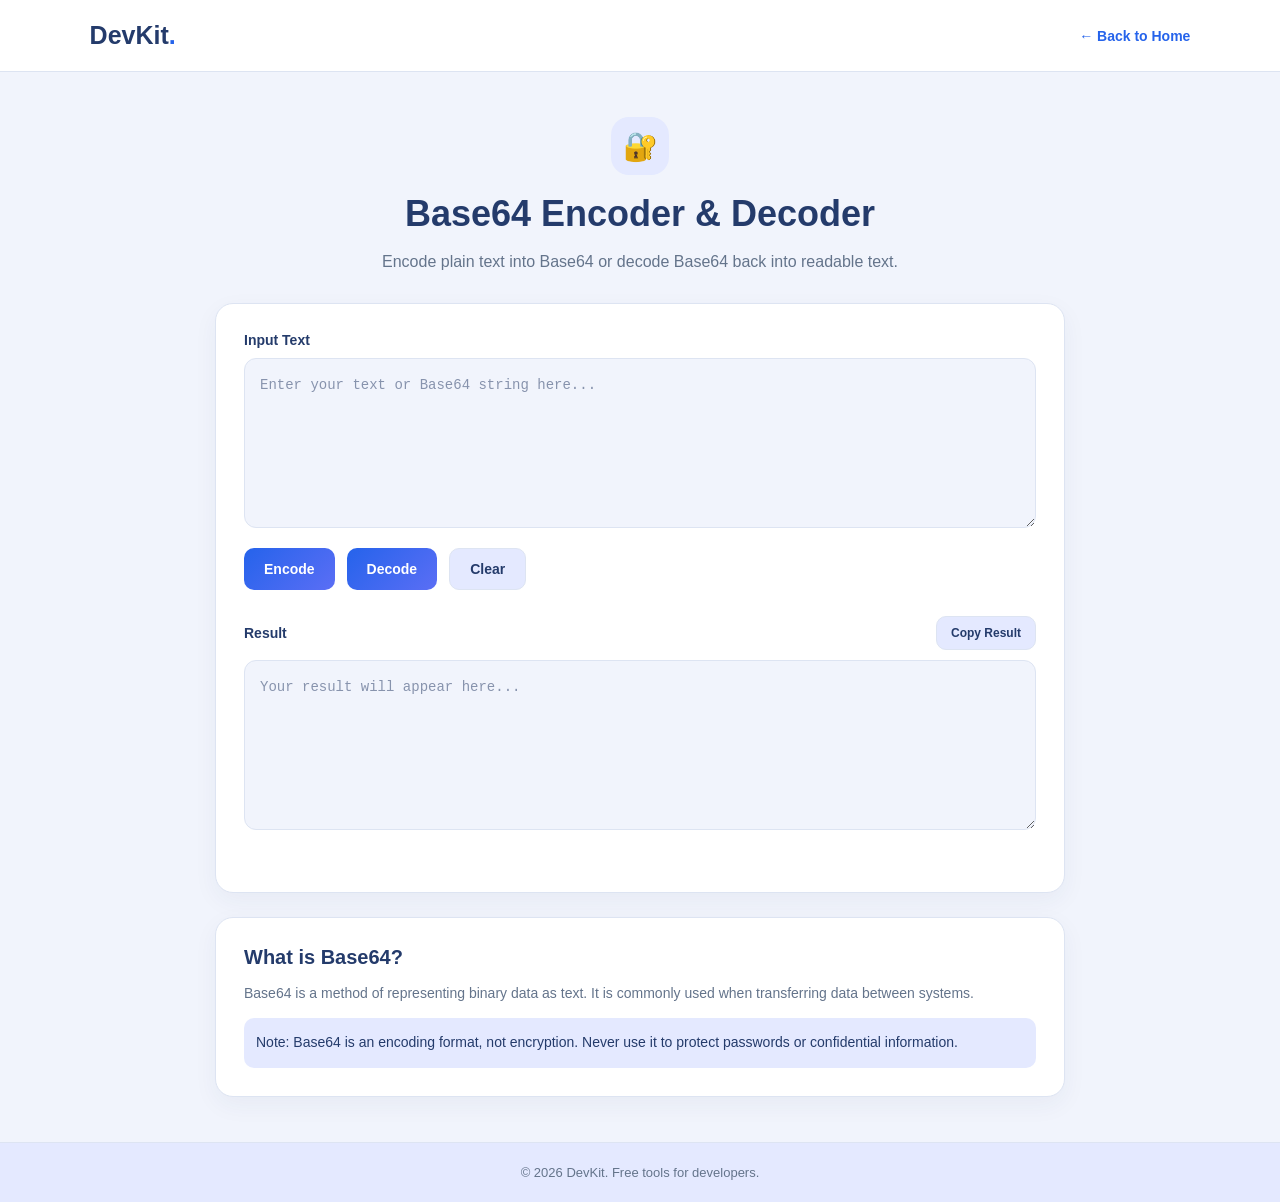
<file: tools/base64.html>
<!DOCTYPE html>
<html lang="en">
<head>
    <meta charset="UTF-8">
    <meta name="viewport" content="width=device-width, initial-scale=1.0">
    <meta name="description" content="Encode and decode Base64 text online with DevKit's free Base64 converter.">
    <title>Base64 Encoder & Decoder | DevKit</title>
    <link rel="stylesheet" href="../css/base64.css">
   
</head>
<body>

    <header class="navbar">
        <a href="../index.html" class="logo">DevKit<span>.</span></a>
        <a href="../index.html" class="back-link">← Back to Home</a>
    </header>

    <main class="container">
        <section class="tool-header">
            <span class="tool-icon">🔐</span>
            <h1>Base64 Encoder & Decoder</h1>
            <p>Encode plain text into Base64 or decode Base64 back into readable text.</p>
        </section>

        <section class="tool-card">
            <label for="inputText">Input Text</label>
            <textarea
                id="inputText"
                placeholder="Enter your text or Base64 string here..."
                spellcheck="false"
            ></textarea>

            <div class="button-group">
                <button id="encodeBtn" class="primary-btn">Encode</button>
                <button id="decodeBtn" class="primary-btn">Decode</button>
                <button id="clearBtn" class="secondary-btn">Clear</button>
            </div>

            <div class="output-header">
                <label for="outputText">Result</label>
                <button id="copyBtn" class="copy-btn">Copy Result</button>
            </div>

            <textarea
                id="outputText"
                placeholder="Your result will appear here..."
                readonly
                spellcheck="false"
            ></textarea>

            <p id="statusMessage" class="status-message" role="status" aria-live="polite"></p>
        </section>

        <section class="info-card">
            <h2>What is Base64?</h2>
            <p>
                Base64 is a method of representing binary data as text.
                It is commonly used when transferring data between systems.
            </p>
            <p class="note">
                Note: Base64 is an encoding format, not encryption.
                Never use it to protect passwords or confidential information.
            </p>
        </section>
    </main>

    <footer>
        <p>© 2026 DevKit. Free tools for developers.</p>
    </footer>
  <script src="../js/base64.js"></script>
</body>
</html>
</file>
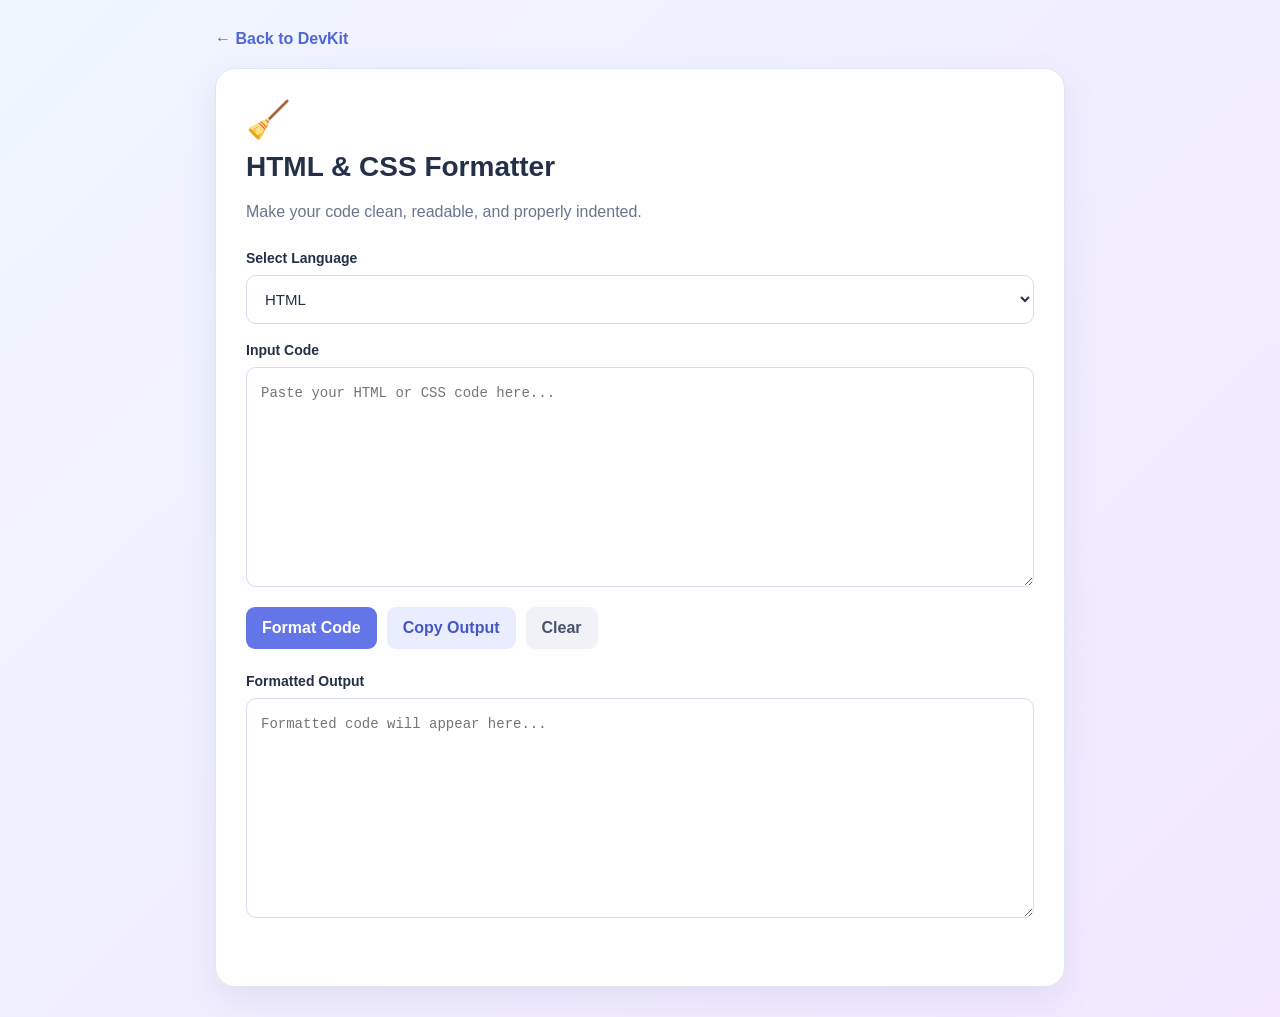
<file: tools/code-formatter.html>
<!DOCTYPE html>
<html lang="en">
<head>
  <meta charset="UTF-8">
  <meta name="viewport" content="width=device-width, initial-scale=1.0">
  <meta name="description" content="Format and indent HTML and CSS code with DevKit.">
  <title>HTML & CSS Formatter | DevKit</title>
  <link rel="stylesheet" href="../css/code-formatter.css">
</head>
<body>
  <main class="container">
    <a href="../index.html" class="back-link">← Back to DevKit</a>

    <section class="formatter-card">
      <div class="tool-icon">🧹</div>
      <h1>HTML & CSS Formatter</h1>
      <p class="subtitle">Make your code clean, readable, and properly indented.</p>

      <label for="language">Select Language</label>
      <select id="language">
        <option value="html">HTML</option>
        <option value="css">CSS</option>
      </select>

      <label for="code-input">Input Code</label>
      <textarea id="code-input" spellcheck="false" placeholder="Paste your HTML or CSS code here..."></textarea>

      <div class="actions">
        <button id="format-btn" class="primary-btn">Format Code</button>
        <button id="copy-btn" class="secondary-btn">Copy Output</button>
        <button id="clear-btn" class="clear-btn">Clear</button>
      </div>

      <label for="code-output">Formatted Output</label>
      <textarea id="code-output" spellcheck="false" readonly placeholder="Formatted code will appear here..."></textarea>

      <p id="message" role="status" aria-live="polite"></p>
    </section>
  </main>

  <script src="../js/code-formatter.js"></script>
</body>
</html>
</file>
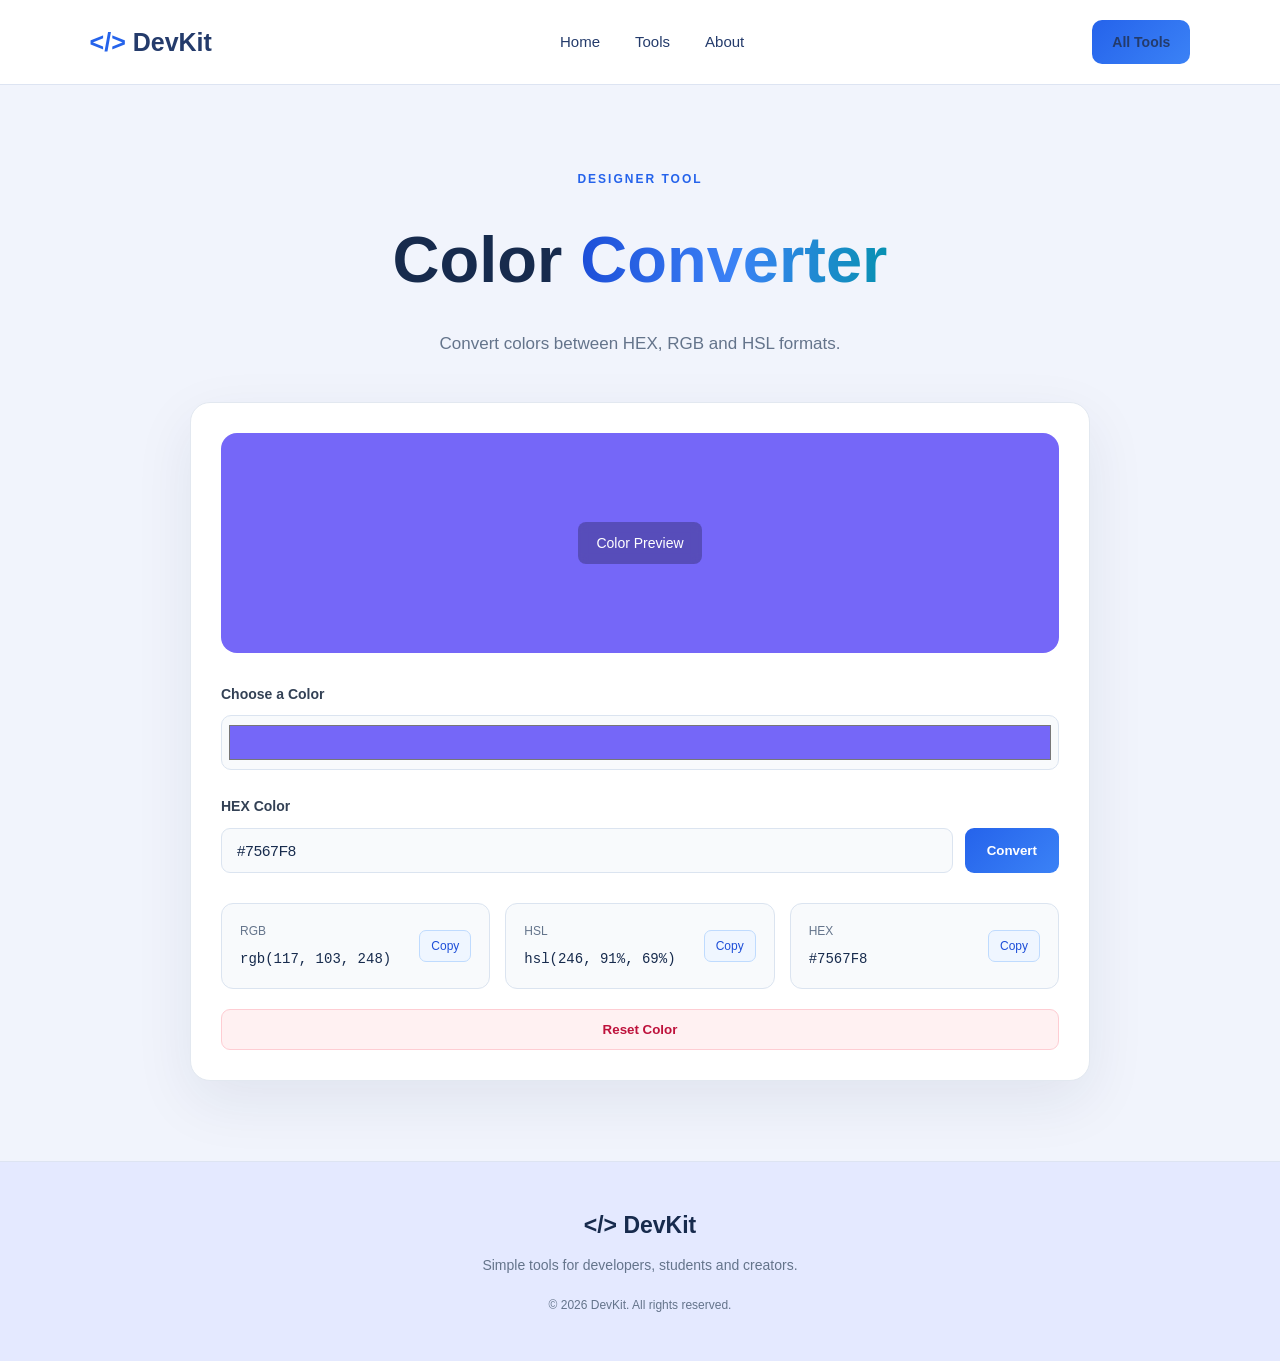
<file: tools/color.html>
<!doctype html>
<html lang="en">
  <head>
    <meta charset="UTF-8" />
    <meta name="viewport" content="width=device-width, initial-scale=1.0" />

    <title>Color Converter - DevKit</title>

    <title>Color Converter - DevKit</title>

    <meta
      name="description"
      content="Convert colors between common formats quickly with DevKit's free online Color Converter."
    />

    <link rel="stylesheet" href="../css/style.css" />
    <link rel="stylesheet" href="../css/color.css" />
  </head>

  <body>
    <!-- NAVBAR -->
    <header class="navbar">
      <a href="../index.html" class="logo">
        <span>&lt;/&gt;</span>
        DevKit
      </a>

      <nav class="nav-links">
        <a href="../index.html">Home</a>
        <a href="../index.html#tools">Tools</a>
        <a href="../index.html#about">About</a>
      </nav>

      <a href="../index.html#tools" class="nav-button"> All Tools </a>
    </header>

    <!-- MAIN -->
    <main class="color-page">
      <!-- HEADER -->
      <section class="color-header">
        <p class="section-label">DESIGNER TOOL</p>

        <h1>Color <span>Converter</span></h1>

        <p>Convert colors between HEX, RGB and HSL formats.</p>
      </section>

      <!-- COLOR TOOL -->
      <section class="color-tool">
        <!-- COLOR PREVIEW -->
        <div class="color-preview" id="colorPreview">
          <span>Color Preview</span>
        </div>

        <!-- COLOR PICKER -->
        <div class="picker-section">
          <label for="colorPicker"> Choose a Color </label>

          <input type="color" id="colorPicker" value="#7567f8" />
        </div>

        <!-- HEX INPUT -->
        <div class="hex-section">
          <label for="hexInput"> HEX Color </label>

          <div class="hex-input-row">
            <input
              type="text"
              id="hexInput"
              value="#7567F8"
              placeholder="#000000"
              maxlength="7"
            />

            <button id="convertBtn" class="primary-color-btn">Convert</button>
          </div>
        </div>

        <!-- RESULTS -->
        <div class="color-results">
          <!-- RGB -->
          <div class="color-result-box">
            <div>
              <span class="result-label"> RGB </span>

              <p id="rgbResult">rgb(117, 103, 248)</p>
            </div>

            <button class="copy-color-btn" data-target="rgbResult">Copy</button>
          </div>

          <!-- HSL -->
          <div class="color-result-box">
            <div>
              <span class="result-label"> HSL </span>

              <p id="hslResult">hsl(247, 91%, 69%)</p>
            </div>

            <button class="copy-color-btn" data-target="hslResult">Copy</button>
          </div>

          <!-- HEX -->
          <div class="color-result-box">
            <div>
              <span class="result-label"> HEX </span>

              <p id="hexResult">#7567F8</p>
            </div>

            <button class="copy-color-btn" data-target="hexResult">Copy</button>
          </div>
        </div>

        <!-- CLEAR -->
        <button id="resetBtn" class="reset-color-btn">Reset Color</button>
      </section>
    </main>

    <!-- FOOTER -->
    <footer>
      <div class="footer-logo">&lt;/&gt; DevKit</div>

      <p>Simple tools for developers, students and creators.</p>

      <p class="copyright">© 2026 DevKit. All rights reserved.</p>
    </footer>

    <script src="../js/color.js"></script>
  </body>
</html>
</file>
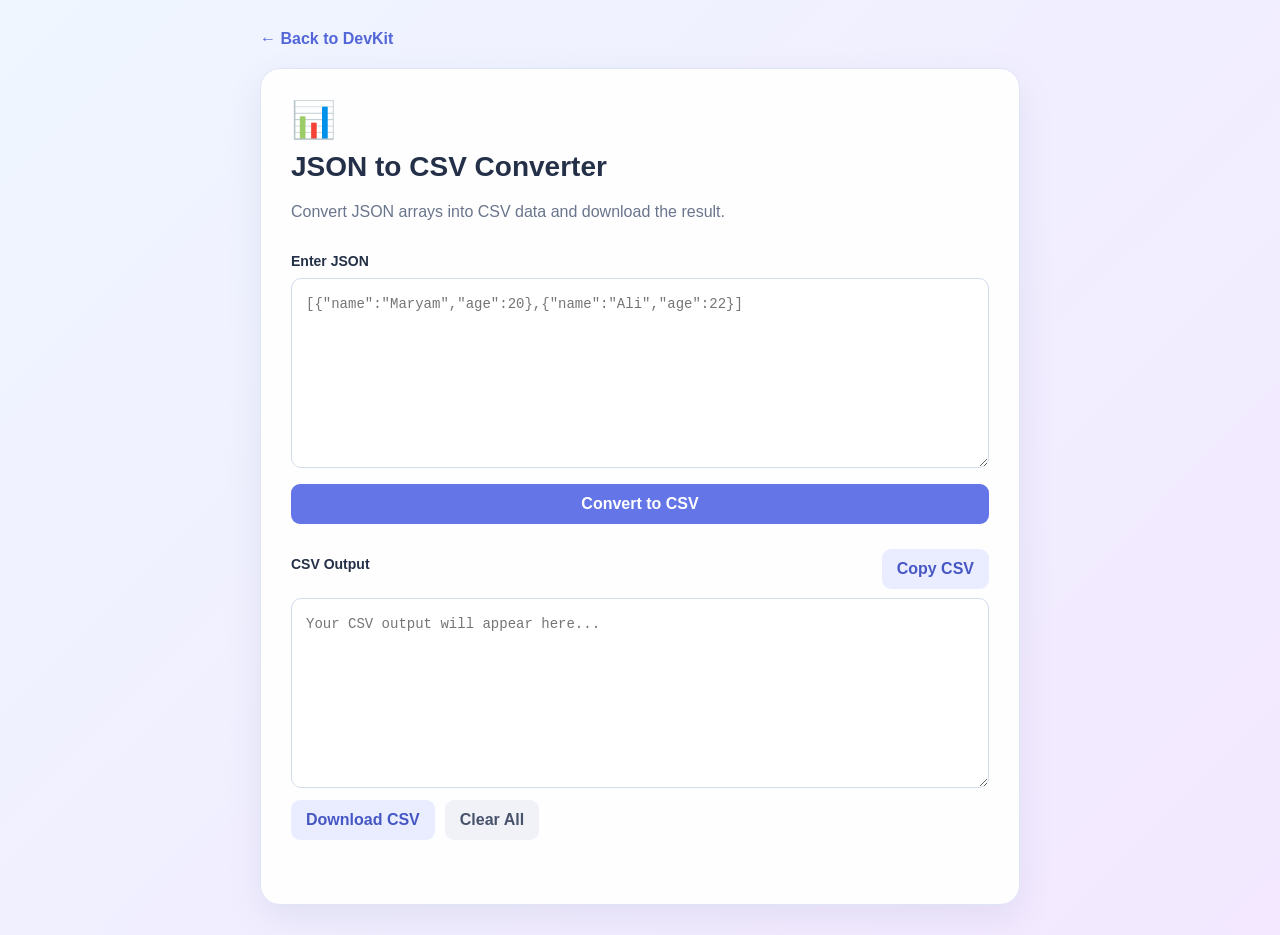
<file: tools/json-csv.html>
<!DOCTYPE html>
<html lang="en">
<head>
  <meta charset="UTF-8">
  <meta name="viewport" content="width=device-width, initial-scale=1.0">
  <meta name="description" content="Convert JSON arrays into CSV files with DevKit.">
  <title>JSON to CSV Converter | DevKit</title>
  <link rel="stylesheet" href="../css/json-csv.css">
</head>
<body>
  <main class="container">
    <a href="../index.html" class="back-link">← Back to DevKit</a>

    <section class="card">
      <div class="tool-icon">📊</div>
      <h1>JSON to CSV Converter</h1>
      <p class="subtitle">Convert JSON arrays into CSV data and download the result.</p>

      <label for="json-input">Enter JSON</label>
      <textarea id="json-input" placeholder='[{"name":"Maryam","age":20},{"name":"Ali","age":22}]'></textarea>

      <button id="convert-btn" class="primary-btn">Convert to CSV</button>

      <div class="output-heading">
        <label for="csv-output">CSV Output</label>
        <button id="copy-btn" class="secondary-btn">Copy CSV</button>
      </div>

      <textarea id="csv-output" placeholder="Your CSV output will appear here..." readonly></textarea>

      <div class="actions">
        <button id="download-btn" class="secondary-btn">Download CSV</button>
        <button id="clear-btn" class="clear-btn">Clear All</button>
      </div>

      <p id="message" role="status" aria-live="polite"></p>
    </section>
  </main>

  <script src="../js/json-csv.js"></script>
</body>
</html>
</file>
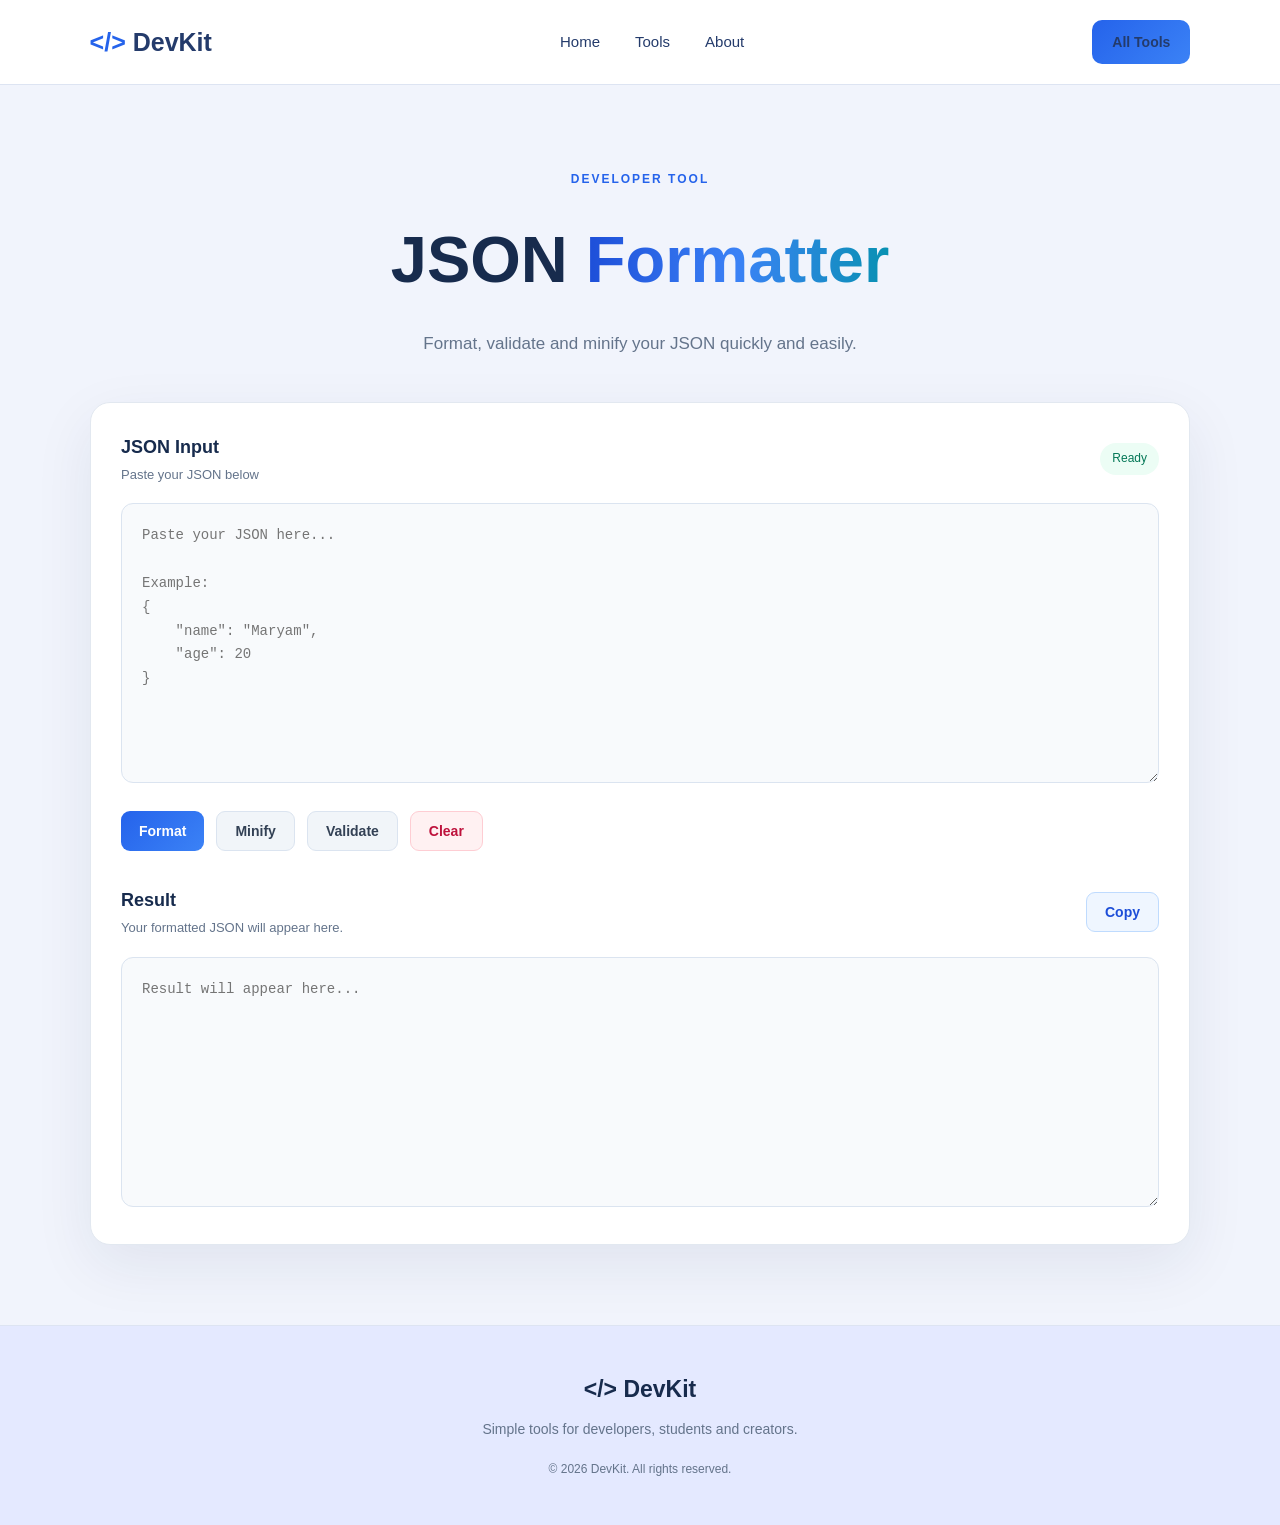
<file: tools/json.html>
<!doctype html>
<html lang="en">
  <head>
    <meta charset="UTF-8" />

    <meta name="viewport" content="width=device-width, initial-scale=1.0" />

    <title>JSON Formatter - DevKit</title>

    <meta
      name="description"
      content="Format, validate, and beautify JSON easily with DevKit's free online JSON Formatter."
    />

    <link rel="stylesheet" href="../css/style.css" />

    <!-- Tool-specific CSS -->
    <link rel="stylesheet" href="../css/json.css" />
  </head>

  <body>
    <!-- ================= NAVBAR ================= -->

    <header class="navbar">
      <a href="../index.html" class="logo">
        <span>&lt;/&gt;</span>
        DevKit
      </a>

      <nav class="nav-links">
        <a href="../index.html">Home</a>

        <a href="../index.html#tools">Tools</a>

        <a href="../index.html#about">About</a>
      </nav>

      <a href="../index.html#tools" class="nav-button"> All Tools </a>
    </header>

    <!-- ================= JSON TOOL ================= -->

    <main class="json-page">
      <section class="json-header">
        <p class="section-label">DEVELOPER TOOL</p>

        <h1>JSON <span>Formatter</span></h1>

        <p>Format, validate and minify your JSON quickly and easily.</p>
      </section>

      <!-- ================= TOOL BOX ================= -->

      <section class="json-tool">
        <div class="editor-header">
          <div>
            <h2>JSON Input</h2>

            <p>Paste your JSON below</p>
          </div>

          <span id="status" class="status"> Ready </span>
        </div>

        <textarea
          id="jsonInput"
          placeholder='Paste your JSON here...

Example:
{
    "name": "Maryam",
    "age": 20
}'
        ></textarea>

        <!-- ================= BUTTONS ================= -->

        <div class="json-buttons">
          <button id="formatBtn" class="primary-tool-btn">Format</button>

          <button id="minifyBtn" class="secondary-tool-btn">Minify</button>

          <button id="validateBtn" class="secondary-tool-btn">Validate</button>

          <button id="clearBtn" class="clear-btn">Clear</button>
        </div>

        <!-- ================= RESULT ================= -->

        <div class="result-header">
          <div>
            <h2>Result</h2>

            <p id="message">Your formatted JSON will appear here.</p>
          </div>

          <button id="copyBtn" class="copy-btn">Copy</button>
        </div>

        <textarea
          id="jsonOutput"
          placeholder="Result will appear here..."
          readonly
        ></textarea>
      </section>
    </main>

    <!-- ================= FOOTER ================= -->

    <footer>
      <div class="footer-logo">&lt;/&gt; DevKit</div>

      <p>Simple tools for developers, students and creators.</p>

      <p class="copyright">© 2026 DevKit. All rights reserved.</p>
    </footer>

    <!-- JavaScript -->

    <script src="../js/json.js"></script>
  </body>
</html>
</file>
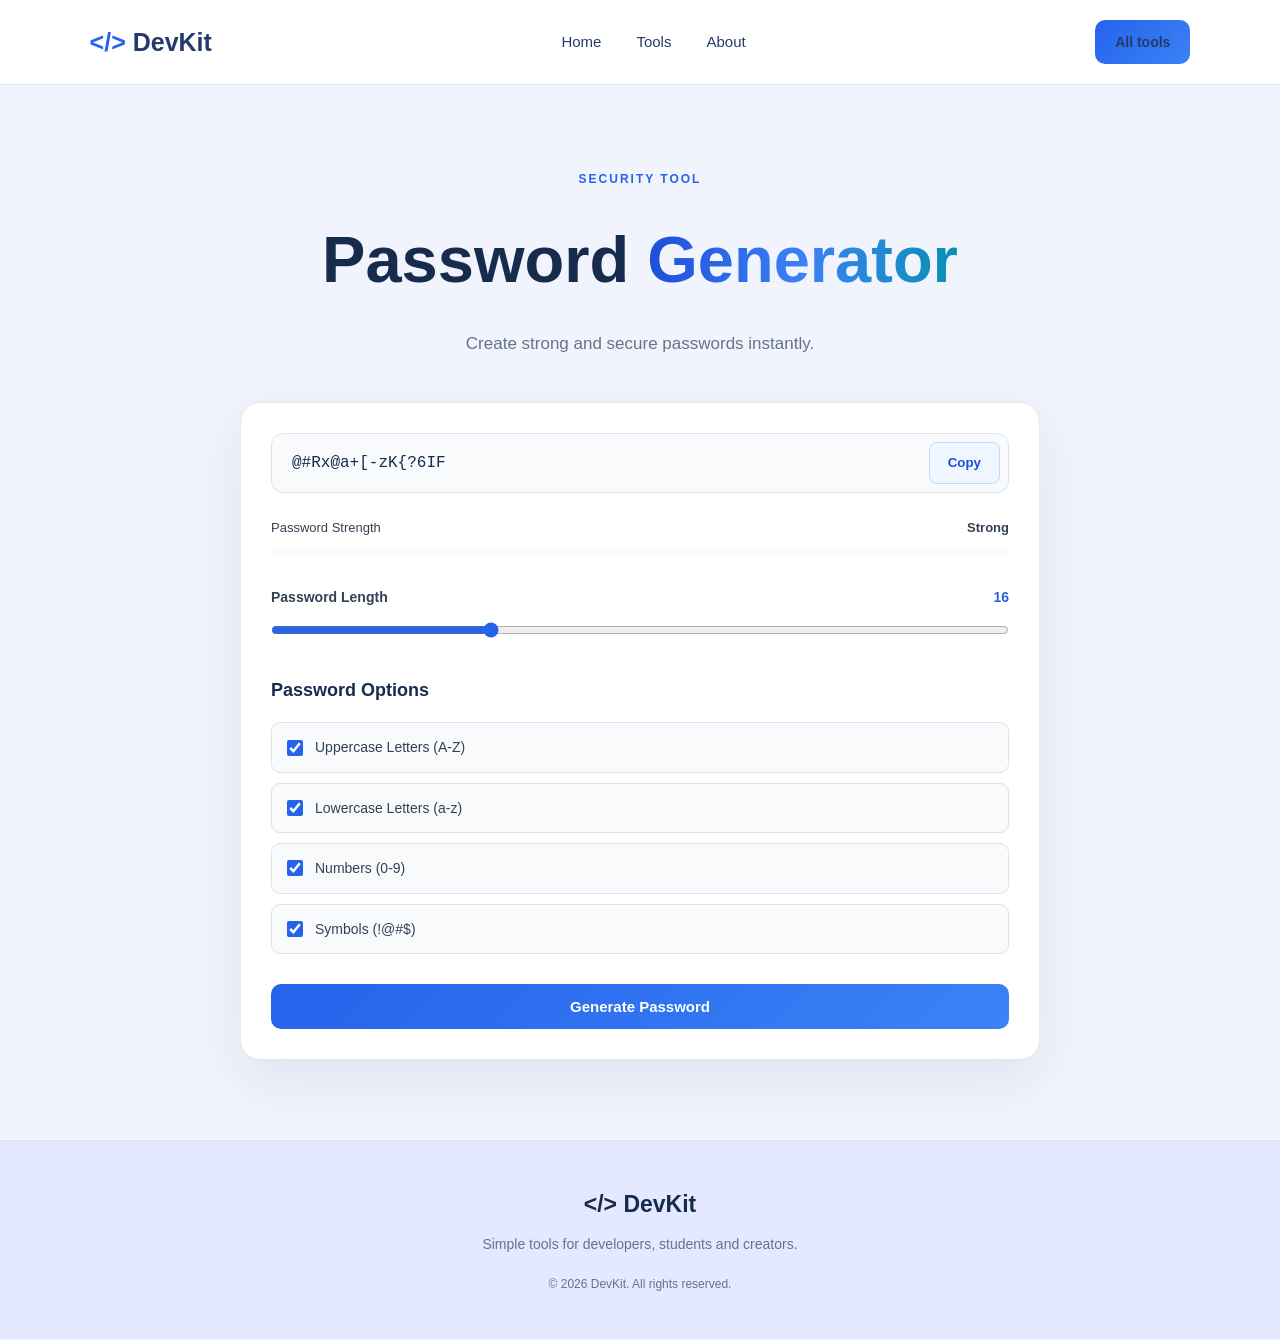
<file: tools/password.html>
<!doctype html>
<html lang="en">
  <head>
    <meta charset="UTF-8" />
    <meta name="viewport" content="width=device-width, initial-scale=1.0" />

    <title>Password Generator - DevKit</title>

    <meta
      name="description"
      content="Generate strong and secure passwords quickly with DevKit's free online Password Generator."
    />

    <link rel="stylesheet" href="../css/style.css" />
    <link rel="stylesheet" href="../css/password.css" />
  </head>

  <body>
    <!-- NAVBAR -->
    <header class="navbar">
      <a href="../index.html" class="logo">
        <span>&lt;/&gt;</span>
        DevKit
      </a>

      <nav class="nav-links">
        <a href="../index.html">Home</a>
        <a href="../index.html#tools">Tools</a>
        <a href="../index.html#about">About</a>
      </nav>

      <a href="../index.html#tools" class="nav-button"> All tools </a>
    </header>

    <!-- MAIN -->
    <main class="password-page">
      <!-- HEADER -->
      <section class="password-header">
        <p class="section-label">SECURITY TOOL</p>

        <h1>Password <span>Generator</span></h1>

        <p>Create strong and secure passwords instantly.</p>
      </section>

      <!-- PASSWORD TOOL -->
      <section class="password-tool">
        <!-- PASSWORD DISPLAY -->
        <div class="password-display">
          <input
            type="text"
            id="passwordOutput"
            value=""
            readonly
            placeholder="Your password will appear here"
          />

          <button id="copyBtn">Copy</button>
        </div>

        <!-- STRENGTH -->
        <div class="strength-section">
          <div class="strength-top">
            <span>Password Strength</span>

            <span id="strengthText"> - </span>
          </div>

          <div class="strength-bar">
            <div id="strengthFill" class="strength-fill"></div>
          </div>
        </div>

        <!-- LENGTH -->
        <div class="length-section">
          <div class="option-header">
            <label for="length"> Password Length </label>

            <span id="lengthValue"> 16 </span>
          </div>

          <input type="range" id="length" min="6" max="40" value="16" />
        </div>

        <!-- OPTIONS -->
        <div class="options-section">
          <h2>Password Options</h2>

          <label class="checkbox-option">
            <input type="checkbox" id="uppercase" checked />

            <span>Uppercase Letters (A-Z)</span>
          </label>

          <label class="checkbox-option">
            <input type="checkbox" id="lowercase" checked />

            <span>Lowercase Letters (a-z)</span>
          </label>

          <label class="checkbox-option">
            <input type="checkbox" id="numbers" checked />

            <span>Numbers (0-9)</span>
          </label>

          <label class="checkbox-option">
            <input type="checkbox" id="symbols" checked />

            <span>Symbols (!@#$)</span>
          </label>
        </div>

        <!-- GENERATE -->
        <button id="generateBtn" class="generate-btn">Generate Password</button>
      </section>
    </main>

    <!-- FOOTER -->
    <footer>
      <div class="footer-logo">&lt;/&gt; DevKit</div>

      <p>Simple tools for developers, students and creators.</p>

      <p class="copyright">© 2026 DevKit. All rights reserved.</p>
    </footer>

    <script src="../js/password.js"></script>
  </body>
</html>
</file>
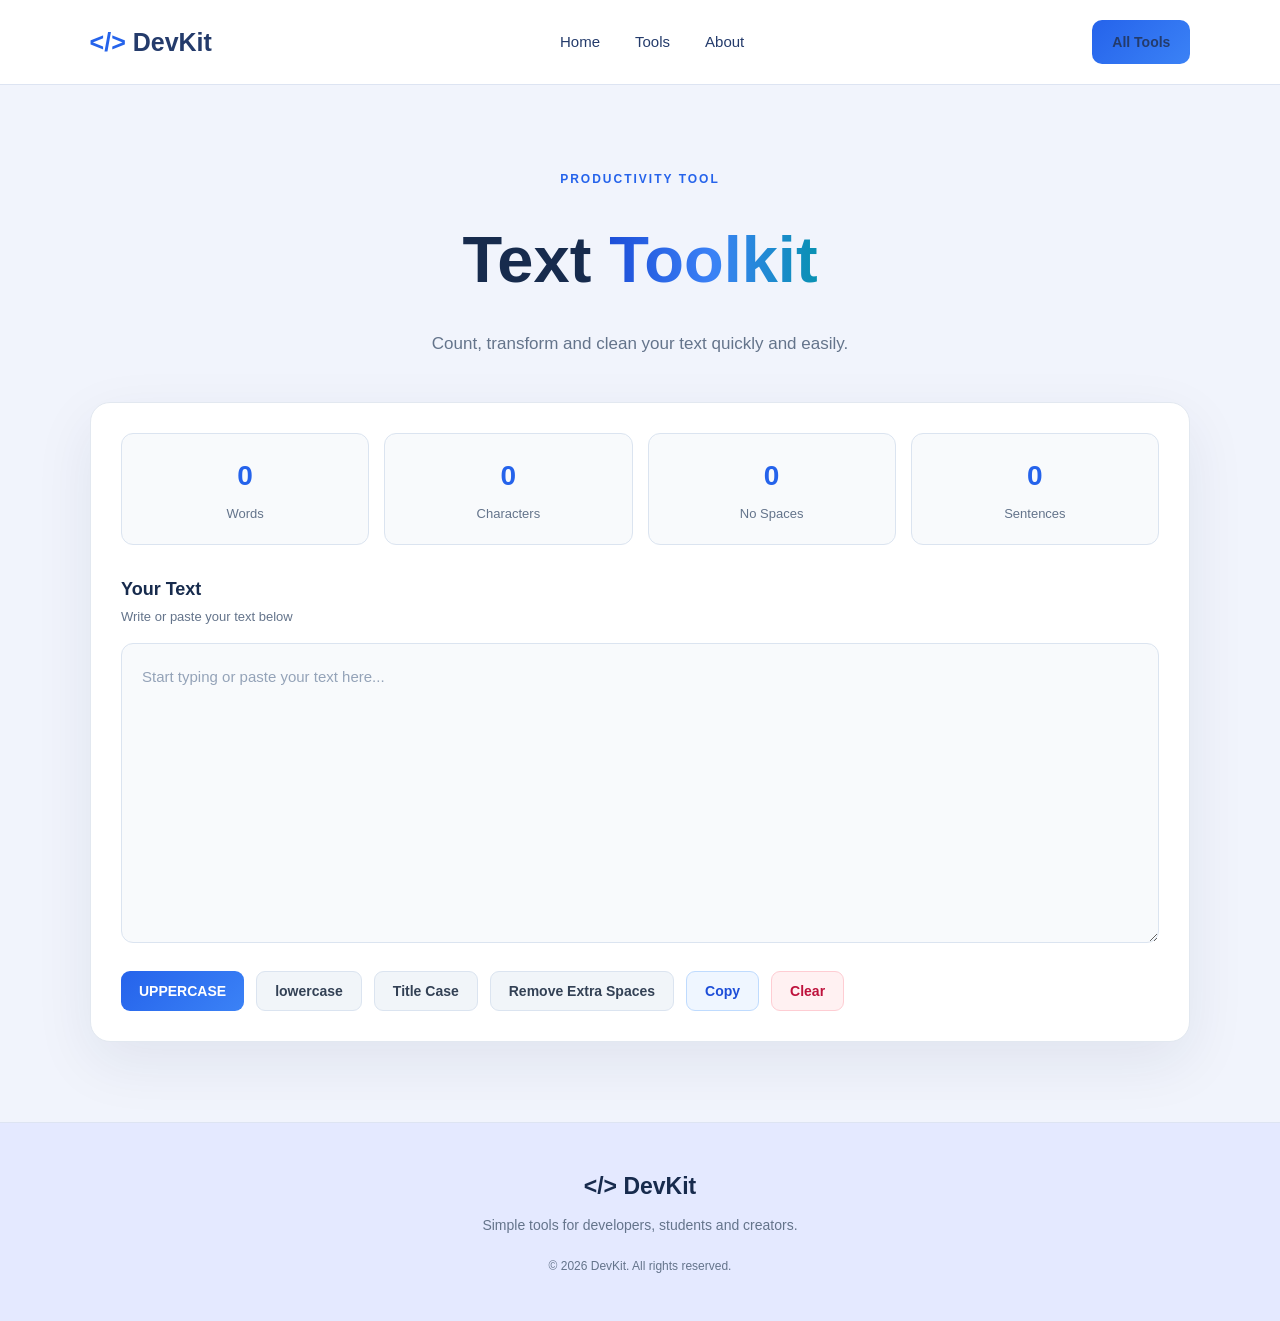
<file: tools/text.html>
<!doctype html>
<html lang="en">
  <head>
    <meta charset="UTF-8" />
    <meta name="viewport" content="width=device-width, initial-scale=1.0" />

    <title>Text Toolkit - DevKit</title>

    <meta
      name="description"
      content="Use DevKit's Text Toolkit to transform, analyze, and work with text quickly and easily."
    />

    <link rel="stylesheet" href="../css/style.css" />
    <link rel="stylesheet" href="../css/text.css" />
  </head>

  <body>
    <!-- NAVBAR -->
    <header class="navbar">
      <a href="../index.html" class="logo">
        <span>&lt;/&gt;</span>
        DevKit
      </a>

      <nav class="nav-links">
        <a href="../index.html">Home</a>
        <a href="../index.html#tools">Tools</a>
        <a href="../index.html#about">About</a>
      </nav>

      <a href="../index.html#tools" class="nav-button"> All Tools </a>
    </header>

    <!-- MAIN -->
    <main class="text-page">
      <!-- PAGE HEADER -->
      <section class="text-header">
        <p class="section-label">PRODUCTIVITY TOOL</p>

        <h1>Text <span>Toolkit</span></h1>

        <p>Count, transform and clean your text quickly and easily.</p>
      </section>

      <!-- TEXT TOOL -->
      <section class="text-tool">
        <!-- STATS -->
        <div class="text-stats">
          <div class="stat-box">
            <span id="wordCount">0</span>
            <p>Words</p>
          </div>

          <div class="stat-box">
            <span id="charCount">0</span>
            <p>Characters</p>
          </div>

          <div class="stat-box">
            <span id="charNoSpace">0</span>
            <p>No Spaces</p>
          </div>

          <div class="stat-box">
            <span id="sentenceCount">0</span>
            <p>Sentences</p>
          </div>
        </div>

        <!-- INPUT -->
        <div class="text-editor-header">
          <div>
            <h2>Your Text</h2>
            <p>Write or paste your text below</p>
          </div>
        </div>

        <textarea
          id="textInput"
          placeholder="Start typing or paste your text here..."
        ></textarea>

        <!-- BUTTONS -->
        <div class="text-buttons">
          <button id="upperBtn" class="primary-text-btn">UPPERCASE</button>

          <button id="lowerBtn" class="secondary-text-btn">lowercase</button>

          <button id="titleBtn" class="secondary-text-btn">Title Case</button>

          <button id="cleanBtn" class="secondary-text-btn">
            Remove Extra Spaces
          </button>

          <button id="copyBtn" class="copy-text-btn">Copy</button>

          <button id="clearBtn" class="clear-text-btn">Clear</button>
        </div>
      </section>
    </main>

    <!-- FOOTER -->
    <footer>
      <div class="footer-logo">&lt;/&gt; DevKit</div>

      <p>Simple tools for developers, students and creators.</p>

      <p class="copyright">© 2026 DevKit. All rights reserved.</p>
    </footer>

    <script src="../js/text.js"></script>
  </body>
</html>
</file>
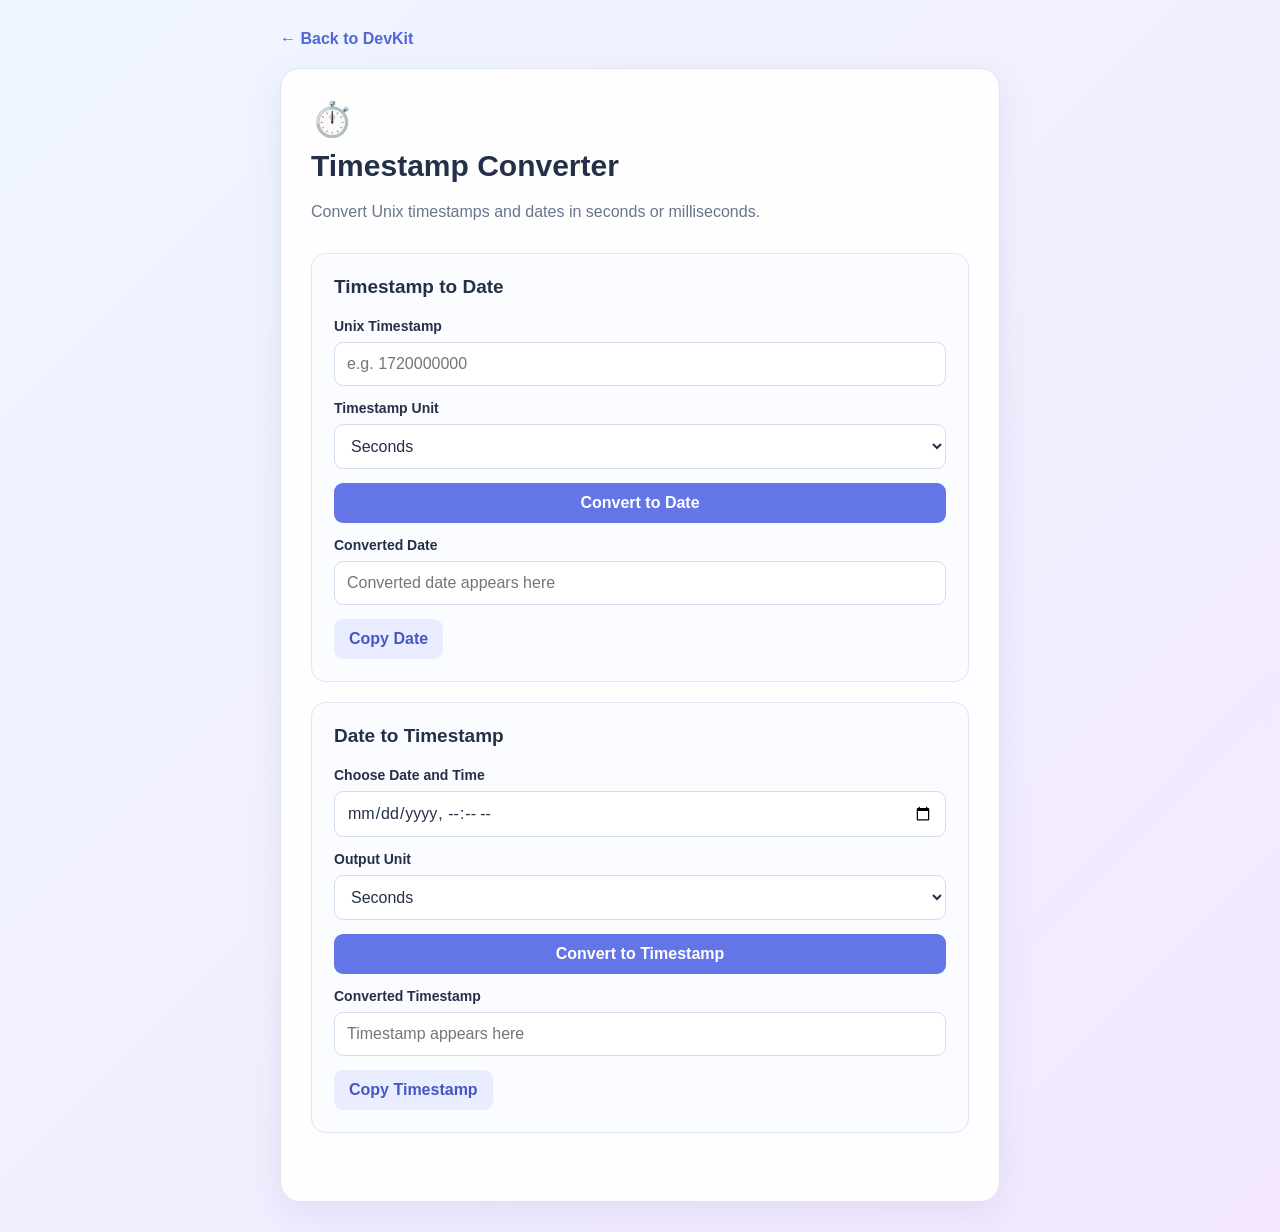
<file: tools/timestamp.html>
<!DOCTYPE html>
<html lang="en">
<head>
  <meta charset="UTF-8">
  <meta name="viewport" content="width=device-width, initial-scale=1.0">
  <meta name="description" content="Convert Unix timestamps to dates and dates to Unix timestamps with DevKit.">
  <title>Timestamp Converter | DevKit</title>
  <link rel="stylesheet" href="../css/timestamp.css">
</head>
<body>
  <main class="timestamp-container">
    <a href="../index.html" class="back-link">← Back to DevKit</a>

    <section class="timestamp-card">
      <div class="tool-icon">⏱️</div>
      <h1>Timestamp Converter</h1>
      <p class="subtitle">Convert Unix timestamps and dates in seconds or milliseconds.</p>

      <div class="converter-section">
        <h2>Timestamp to Date</h2>

        <label for="timestamp-input">Unix Timestamp</label>
        <input id="timestamp-input" type="number" placeholder="e.g. 1720000000">

        <label for="timestamp-unit">Timestamp Unit</label>
        <select id="timestamp-unit">
          <option value="seconds">Seconds</option>
          <option value="milliseconds">Milliseconds</option>
        </select>

        <button id="convert-date-btn" class="primary-btn">Convert to Date</button>

        <label for="date-output">Converted Date</label>
        <input id="date-output" type="text" readonly placeholder="Converted date appears here">

        <button id="copy-date-btn" class="secondary-btn">Copy Date</button>
      </div>

      <div class="converter-section">
        <h2>Date to Timestamp</h2>

        <label for="date-input">Choose Date and Time</label>
        <input id="date-input" type="datetime-local">

        <label for="date-unit">Output Unit</label>
        <select id="date-unit">
          <option value="seconds">Seconds</option>
          <option value="milliseconds">Milliseconds</option>
        </select>

        <button id="convert-timestamp-btn" class="primary-btn">Convert to Timestamp</button>

        <label for="timestamp-output">Converted Timestamp</label>
        <input id="timestamp-output" type="text" readonly placeholder="Timestamp appears here">

        <button id="copy-timestamp-btn" class="secondary-btn">Copy Timestamp</button>
      </div>

      <p id="message" role="status" aria-live="polite"></p>
    </section>
  </main>

  <script src="../js/timestamp.js"></script>
</body>
</html>
</file>
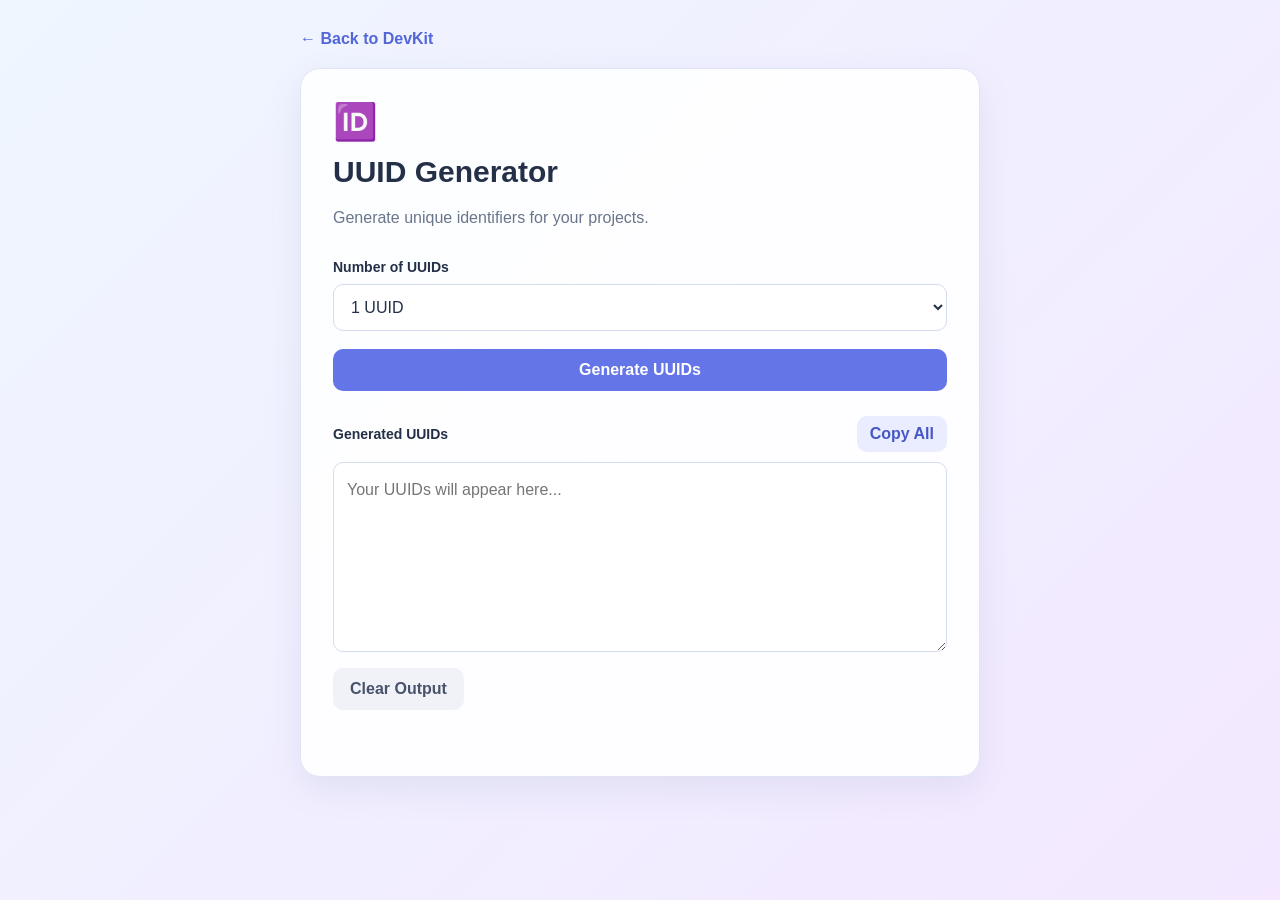
<file: tools/uuid.html>
<!DOCTYPE html>
<html lang="en">
<head>
  <meta charset="UTF-8">
  <meta name="viewport" content="width=device-width, initial-scale=1.0">
  <meta name="description" content="Generate unique UUIDs instantly with the DevKit UUID Generator.">
  <title>UUID Generator | DevKit</title>
  <link rel="stylesheet" href="../css/uuid.css">
</head>
<body>
  <main class="uuid-container">
    <a href="../index.html" class="back-link">← Back to DevKit</a>

    <section class="uuid-card">
      <div class="tool-icon">🆔</div>
      <h1>UUID Generator</h1>
      <p class="subtitle">Generate unique identifiers for your projects.</p>

      <div class="settings">
        <label for="uuid-count">Number of UUIDs</label>
        <select id="uuid-count">
          <option value="1">1 UUID</option>
          <option value="5">5 UUIDs</option>
          <option value="10">10 UUIDs</option>
          <option value="20">20 UUIDs</option>
          <option value="50">50 UUIDs</option>
        </select>
      </div>

      <button id="generate-btn" class="primary-btn">Generate UUIDs</button>

      <div class="output-heading">
        <label for="uuid-output">Generated UUIDs</label>
        <button id="copy-btn" class="secondary-btn">Copy All</button>
      </div>

      <textarea id="uuid-output" placeholder="Your UUIDs will appear here..." readonly></textarea>

      <button id="clear-btn" class="clear-btn">Clear Output</button>
      <p id="message" role="status" aria-live="polite"></p>
    </section>
  </main>

  <script src="../js/uuid.js"></script>
</body>
</html>
</file>
<file: css/base64.css>
* {
    margin: 0;
    padding: 0;
    box-sizing: border-box;
}

:root {
    --page-bg: #F1F4FC;
    --card-bg: #FFFFFF;
    --primary: #2563EB;
    --primary-light: #5B6EF5;
    --text: #243B6B;
    --muted: #64748B;
    --border: #DDE4F2;
    --soft-bg: #E4E9FF;
}

body {
    font-family: Arial, Helvetica, sans-serif;
    background: var(--page-bg);
    color: var(--text);
    min-height: 100vh;
    display: flex;
    flex-direction: column;
}

.navbar {
    min-height: 72px;
    padding: 16px 7%;
    display: flex;
    justify-content: space-between;
    align-items: center;
    gap: 16px;
    background: var(--card-bg);
    border-bottom: 1px solid var(--border);
}

.logo {
    font-size: 25px;
    font-weight: 800;
    color: var(--text);
    text-decoration: none;
}

.logo span {
    color: var(--primary);
}

.back-link {
    color: var(--primary);
    font-size: 14px;
    font-weight: 600;
    text-decoration: none;
}

.back-link:hover {
    text-decoration: underline;
}

.container {
    width: min(850px, 90%);
    margin: 45px auto;
    flex: 1;
}

.tool-header {
    text-align: center;
    margin-bottom: 28px;
}

.tool-icon {
    display: inline-flex;
    align-items: center;
    justify-content: center;
    width: 58px;
    height: 58px;
    border-radius: 18px;
    background: var(--soft-bg);
    font-size: 28px;
    margin-bottom: 16px;
}

.tool-header h1 {
    font-size: clamp(25px, 4vw, 36px);
    margin-bottom: 12px;
    line-height: 1.25;
}

.tool-header p {
    color: var(--muted);
    line-height: 1.7;
}

.tool-card,
.info-card {
    background: var(--card-bg);
    border: 1px solid var(--border);
    border-radius: 18px;
    padding: 28px;
    box-shadow: 0 8px 25px rgba(36, 59, 107, 0.05);
}

.tool-card label {
    display: block;
    font-size: 14px;
    font-weight: 700;
    margin-bottom: 10px;
}

textarea {
    display: block;
    width: 100%;
    min-height: 170px;
    padding: 15px;
    border: 1px solid var(--border);
    border-radius: 12px;
    background: var(--page-bg);
    color: var(--text);
    font: 14px/1.7 Consolas, "Courier New", monospace;
    resize: vertical;
    outline: none;
    overflow-wrap: anywhere;
}

textarea:focus {
    border-color: var(--primary);
    box-shadow: 0 0 0 3px rgba(37, 99, 235, 0.10);
}

textarea::placeholder {
    color: #8793AD;
}

.button-group {
    display: flex;
    flex-wrap: wrap;
    gap: 12px;
    margin: 20px 0 26px;
}

button {
    font: inherit;
    font-size: 14px;
    font-weight: 700;
    padding: 12px 20px;
    border: none;
    border-radius: 10px;
    cursor: pointer;
    transition: transform 0.2s ease, box-shadow 0.2s ease;
}

button:hover {
    transform: translateY(-2px);
}

button:focus-visible,
a:focus-visible {
    outline: 3px solid #93B4FF;
    outline-offset: 3px;
}

.primary-btn {
    color: #FFFFFF;
    background: linear-gradient(135deg, var(--primary), var(--primary-light));
}

.primary-btn:hover {
    box-shadow: 0 6px 16px rgba(37, 99, 235, 0.20);
}

.secondary-btn,
.copy-btn {
    color: var(--text);
    background: var(--soft-bg);
    border: 1px solid var(--border);
}

.output-header {
    display: flex;
    justify-content: space-between;
    align-items: center;
    gap: 12px;
    margin-bottom: 10px;
}

.output-header label {
    margin-bottom: 0;
}

.copy-btn {
    padding: 9px 14px;
    font-size: 12px;
}

.status-message {
    min-height: 22px;
    margin-top: 12px;
    font-size: 13px;
    color: var(--muted);
    overflow-wrap: anywhere;
}

.status-message.error {
    color: #B42318;
}

.status-message.success {
    color: #167647;
}

.info-card {
    margin-top: 24px;
}

.info-card h2 {
    font-size: 20px;
    margin-bottom: 12px;
}

.info-card p {
    font-size: 14px;
    line-height: 1.8;
    color: var(--muted);
}

.info-card .note {
    margin-top: 12px;
    padding: 12px;
    background: var(--soft-bg);
    border-radius: 10px;
    color: var(--text);
}

footer {
    text-align: center;
    padding: 22px 16px;
    background: #E4E9FF;
    border-top: 1px solid var(--border);
    color: var(--muted);
    font-size: 13px;
}

@media (max-width: 600px) {
    .navbar {
        padding: 16px 5%;
    }

    .logo {
        font-size: 22px;
    }

    .back-link {
        font-size: 12px;
    }

    .container {
        width: 92%;
        margin: 30px auto;
    }

    .tool-card,
    .info-card {
        padding: 20px;
        border-radius: 14px;
    }

    textarea {
        min-height: 145px;
    }

    .button-group button {
        flex: 1 1 40%;
        padding: 12px 10px;
    }

    .output-header {
        align-items: flex-start;
    }
}

@media (prefers-reduced-motion: reduce) {
    *,
    *::before,
    *::after {
        transition: none !important;
    }
}
</file>
<file: css/code-formatter.css>
* {
  box-sizing: border-box;
}

body {
  margin: 0;
  min-height: 100vh;
  padding: 30px 16px;
  font-family: Arial, sans-serif;
  background: linear-gradient(135deg, #eff6ff, #f3e8ff);
  color: #243047;
}

.container {
  width: 100%;
  max-width: 850px;
  margin: 0 auto;
}

.back-link {
  display: inline-block;
  margin-bottom: 20px;
  color: #5266d8;
  text-decoration: none;
  font-weight: 600;
}

.formatter-card {
  padding: 30px;
  background: rgba(255, 255, 255, 0.94);
  border: 1px solid #dfe5f5;
  border-radius: 20px;
  box-shadow: 0 12px 35px rgba(74, 85, 140, 0.1);
}

.tool-icon {
  font-size: 36px;
  margin-bottom: 10px;
}

h1 {
  margin: 0 0 10px;
  font-size: 28px;
}

.subtitle {
  margin-bottom: 25px;
  color: #69758b;
  line-height: 1.6;
}

label {
  display: block;
  margin: 18px 0 9px;
  font-size: 14px;
  font-weight: 600;
}

select,
textarea {
  width: 100%;
  padding: 14px;
  border: 1px solid #d5dced;
  border-radius: 10px;
  background: #fff;
  color: #243047;
  font: 14px/1.7 monospace;
}

select {
  font-family: Arial, sans-serif;
  font-size: 15px;
}

textarea {
  min-height: 220px;
  resize: vertical;
  tab-size: 2;
}

select:focus,
textarea:focus {
  outline: 2px solid #a5b4fc;
  border-color: #7888ee;
}

.actions {
  display: flex;
  flex-wrap: wrap;
  gap: 10px;
  margin: 16px 0 24px;
}

button {
  padding: 12px 16px;
  border: 0;
  border-radius: 9px;
  font: inherit;
  font-weight: 600;
  cursor: pointer;
  transition: opacity 0.2s, transform 0.2s;
}

button:hover {
  opacity: 0.9;
  transform: translateY(-1px);
}

.primary-btn {
  background: #6475e8;
  color: #fff;
}

.secondary-btn {
  background: #e9edff;
  color: #4657c5;
}

.clear-btn {
  background: #f0f2f8;
  color: #48536b;
}

#message {
  min-height: 20px;
  margin-bottom: 0;
  color: #5266d8;
  font-size: 14px;
}

@media (max-width: 480px) {
  .formatter-card {
    padding: 22px 16px;
  }

  h1 {
    font-size: 24px;
  }

  .actions button {
    flex: 1 1 100%;
  }

  textarea {
    min-height: 180px;
  }
}
</file>
<file: css/style.css>
/* =========================
   RESET
========================= */

* {
    margin: 0;
    padding: 0;
    box-sizing: border-box;
}

html {
    scroll-behavior: smooth;
}

body {
    font-family: Arial, sans-serif;
    background: #10183f;
    color: #ffffff;
    line-height: 1.6;
}

a {
    text-decoration: none;
    color: inherit;
}


/* =========================
   NAVBAR
========================= */

.navbar {
    width: 100%;
    padding: 20px 7%;
    display: flex;
    align-items: center;
    justify-content: space-between;
    position: sticky;
    top: 0;
    z-index: 100;
    background: rgba(16, 24, 63, 0.92);
    border-bottom: 1px solid rgba(255, 255, 255, 0.08);
    backdrop-filter: blur(12px);
}

.logo {
    font-size: 25px;
    font-weight: 800;
}

.logo span {
    color: #7567f8;
}

.nav-links {
    display: flex;
    gap: 35px;
}

.nav-links a {
    color: #b8c1e0;
    font-size: 15px;
    transition: 0.3s;
}

.nav-links a:hover {
    color: #ffffff;
}

.nav-button {
    padding: 11px 20px;
    border-radius: 10px;
    background: linear-gradient(135deg, #7567f8, #4f9cff);
    font-size: 14px;
    font-weight: 600;
    transition: 0.3s;
}

.nav-button:hover {
    transform: translateY(-2px);
    box-shadow: 0 8px 25px rgba(117, 103, 248, 0.3);
}


/* =========================
   HERO
========================= */

.hero {
    min-height: 650px;
    padding: 90px 7%;
    display: flex;
    align-items: center;
    justify-content: space-between;
    gap: 70px;
    position: relative;
    overflow: hidden;

    background:
        radial-gradient(
            circle at 15% 30%,
            rgba(117, 103, 248, 0.18),
            transparent 35%
        ),
        radial-gradient(
            circle at 85% 60%,
            rgba(79, 156, 255, 0.15),
            transparent 35%
        );
}

.hero-content {
    max-width: 650px;
    position: relative;
    z-index: 1;
}

.hero-label,
.section-label {
    display: inline-block;
    color: #7ddcff;
    font-size: 12px;
    font-weight: 700;
    letter-spacing: 2px;
    margin-bottom: 18px;
}

.hero-label {
    padding: 7px 13px;
    border: 1px solid rgba(125, 220, 255, 0.2);
    border-radius: 50px;
    background: rgba(125, 220, 255, 0.05);
}

.hero h1 {
    font-size: clamp(45px, 6vw, 78px);
    line-height: 1.05;
    margin-bottom: 25px;
}

.hero h1 span,
.section-heading h2 span,
.about-content h2 span {
    background: linear-gradient(
        90deg,
        #7567f8,
        #4f9cff,
        #35d6e8
    );
      background-clip: text;
    -webkit-background-clip: text;

    color: transparent;
    -webkit-text-fill-color: transparent;
}

.hero-description {
    max-width: 560px;
    color: #b8c1e0;
    font-size: 18px;
    margin-bottom: 35px;
}

.hero-buttons {
    display: flex;
    gap: 15px;
    flex-wrap: wrap;
}

.primary-button,
.secondary-button {
    padding: 14px 24px;
    border-radius: 10px;
    font-weight: 600;
    transition: 0.3s;
}

.primary-button {
    background: linear-gradient(
        135deg,
        #000000,
        #4f9cff
    );
}

.primary-button:hover {
    transform: translateY(-3px);
    box-shadow: 0 12px 30px rgba(79, 156, 255, 0.25);
}

.secondary-button {
    border: 1px solid rgba(255, 255, 255, 0.15);
    color: #d7dcf1;
}

.secondary-button:hover {
    background: rgba(255, 255, 255, 0.06);
}


/* =========================
   HERO CODE WINDOW
========================= */

.hero-visual {
    width: 460px;
    flex-shrink: 0;
    position: relative;
    z-index: 1;
}

.code-window {
    border-radius: 18px;
    overflow: hidden;
    background: #1a2450;
    border: 1px solid rgba(255, 255, 255, 0.1);
    box-shadow:
        0 25px 70px rgba(0, 0, 0, 0.3),
        0 0 60px rgba(117, 103, 248, 0.12);

    transform: rotate(2deg);
    animation: floatingWindow 5s ease-in-out infinite;
}

.code-window:hover {
    animation-play-state: paused;
    transform: rotate(0deg) translateY(-5px);
}

.window-top {
    height: 45px;
    display: flex;
    align-items: center;
    gap: 8px;
    padding: 0 18px;
    background: #202b5a;
}

.window-top span {
    width: 10px;
    height: 10px;
    border-radius: 50%;
}

.window-top span:nth-child(1) {
    background: #7567f8;
}

.window-top span:nth-child(2) {
    background: #4f9cff;
}

.window-top span:nth-child(3) {
    background: #35d6e8;
}

.code-content {
    padding: 30px;
    font-family: monospace;
    font-size: 15px;
    color: #d9def2;
}

.code-content p {
    margin-bottom: 12px;
}

.indent {
    padding-left: 30px;
}

.purple {
    color: #b18cff;
}

.blue {
    color: #65b5ff;
}

.green {
    color: #5ee6a8;
}

.orange {
    color: #ffb86b;
}

.success {
    color: #5ee6a8;
    margin-top: 25px;
}

@keyframes floatingWindow {

    0%,
    100% {
        transform: rotate(2deg) translateY(0);
    }

    50% {
        transform: rotate(2deg) translateY(-8px);
    }
}


/* =========================
   TOOLS SECTION
========================= */

.tools-section {
    padding: 100px 7%;
    position: relative;
    overflow: hidden;
    background: #141d48;
}

.section-heading {
    max-width: 700px;
    margin: 0 auto 55px;
    text-align: center;
}

.section-heading h2,
.about-content h2 {
    font-size: clamp(32px, 4vw, 48px);
    line-height: 1.15;
    margin-bottom: 18px;
}

.section-heading > p:last-child,
.about-content > p:last-child {
    color: #aeb8d9;
}

.tools-grid {
    max-width: 1200px;
    margin: auto;
    display: grid;
    grid-template-columns: repeat(4, 1fr);
    gap: 22px;
}

.tool-card {
    padding: 30px;
    border-radius: 18px;
    background: #202b5a;
    border: 1px solid rgba(255, 255, 255, 0.07);
    transition: 0.35s;
    position: relative;
    overflow: hidden;
}

.tool-card::before {
    content: "";
    position: absolute;
    height: 2px;
    width: 0;
    top: 0;
    left: 0;
    background: linear-gradient(
        90deg,
        #7567f8,
        #4f9cff,
        #35d6e8
    );
    transition: 0.4s;
}

.tool-card:hover {
    transform: translateY(-8px);
    border-color: rgba(117, 103, 248, 0.5);
}

.tool-card:hover::before {
    width: 100%;
}

.tool-icon {
    width: 52px;
    height: 52px;
    display: flex;
    align-items: center;
    justify-content: center;
    border-radius: 14px;
    margin-bottom: 22px;
    font-size: 19px;
    font-weight: bold;
    transition: 0.35s;
}

.tool-card:hover .tool-icon {
    transform: scale(1.08) rotate(-4deg);
}

.json-icon {
    background: rgba(79, 156, 255, 0.15);
    color: #65b5ff;
}

.text-icon {
    background: rgba(117, 103, 248, 0.15);
    color: #b18cff;
}

.color-icon {
    background: rgba(53, 214, 232, 0.15);
    color: #35d6e8;
}

.password-icon {
    background: rgba(255, 120, 190, 0.15);
}

.tool-title-row {
    display: flex;
    align-items: center;
    justify-content: space-between;
    gap: 10px;
    margin-bottom: 12px;
}

.tool-title-row h3 {
    margin: 0;
}

.tool-card h3 {
    font-size: 19px;
}

.tool-card p {
    color: #aeb8d9;
    font-size: 14px;
    margin-bottom: 22px;
}

.tool-card a {
    display: inline-flex;
    color: #7ddcff;
    font-size: 14px;
    font-weight: 600;
    transition: 0.3s;
}

.tool-card a:hover {
    color: #ffffff;
    transform: translateX(5px);
}

.popular-badge {
    padding: 4px 8px;
    border-radius: 20px;
    background: rgba(117, 103, 248, 0.15);
    color: #b18cff;
    border: 1px solid rgba(117, 103, 248, 0.25);
    font-size: 10px;
    font-weight: 700;
    white-space: nowrap;
}


/* =========================
   ABOUT SECTION
========================= */

.about-section {
    padding: 110px 7%;
    display: grid;
    grid-template-columns: 1fr 1fr;
    align-items: center;
    gap: 80px;
}

.about-content {
    max-width: 550px;
}

.features {
    display: grid;
    grid-template-columns: 1fr 1fr;
    gap: 18px;
}

.feature {
    padding: 25px;
    border-radius: 16px;
    background: #1a2450;
    border: 1px solid rgba(255, 255, 255, 0.07);
    transition: 0.3s;
}

.feature:hover {
    transform: translateY(-5px);
    border-color: rgba(117, 103, 248, 0.35);
}

.feature strong {
    display: block;
    font-size: 25px;
    margin-bottom: 12px;
}

.feature h3 {
    margin-bottom: 5px;
}

.feature p {
    color: #aeb8d9;
    font-size: 13px;
}


/* =========================
   FOOTER
========================= */

footer {
    padding: 45px 7%;
    text-align: center;
    background: #0c1334;
    border-top: 1px solid rgba(255, 255, 255, 0.08);
}

.footer-logo {
    font-size: 23px;
    font-weight: 800;
    margin-bottom: 10px;
}

footer p {
    color: #929dc2;
    font-size: 14px;
}

.copyright {
    margin-top: 20px;
    font-size: 12px;
}


/* =========================
   MOBILE RESPONSIVE
========================= */

@media (max-width: 1000px) {

    .hero {
        padding-top: 70px;
    }

    .hero-visual {
        width: 390px;
    }

    .tools-grid {
        grid-template-columns: repeat(2, 1fr);
    }
}


@media (max-width: 800px) {

    .navbar {
        padding: 18px 5%;
    }

    .nav-links {
        display: none;
    }

    .hero {
        min-height: auto;
        padding: 80px 5%;
        flex-direction: column;
        text-align: center;
    }

    .hero-content {
        max-width: 700px;
    }

    .hero-description {
        margin-left: auto;
        margin-right: auto;
    }

    .hero-buttons {
        justify-content: center;
    }

    .hero-visual {
        width: 100%;
        max-width: 500px;
    }

    .about-section {
        grid-template-columns: 1fr;
        gap: 45px;
        padding: 80px 5%;
    }
}


@media (max-width: 600px) {

    .navbar {
        padding: 16px 5%;
    }

    .logo {
        font-size: 22px;
    }

    .nav-button {
        padding: 9px 14px;
        font-size: 12px;
    }

    .hero {
        padding: 65px 5%;
    }

    .hero h1 {
        font-size: 45px;
    }

    .hero-description {
        font-size: 16px;
    }

    .hero-buttons {
        flex-direction: column;
    }

    .primary-button,
    .secondary-button {
        width: 100%;
        text-align: center;
    }

    .tools-section {
        padding: 75px 5%;
    }

    .tools-grid {
        grid-template-columns: 1fr;
    }

    .tool-card {
        padding: 25px;
    }

    .tool-title-row {
        align-items: flex-start;
    }

    .features {
        grid-template-columns: 1fr;
    }

    .code-content {
        padding: 22px;
        font-size: 12px;
    }

    footer {
        padding: 35px 5%;
    }
}

/* ================================
   STEP 8 - ANIMATIONS & UX
================================ */

/* Smooth scrolling */
html {
    scroll-behavior: smooth;
}

/* Button hover animation */
button,
.primary-btn,
.secondary-btn,
.tool-link,
.nav-button {
    transition: all 0.3s ease;
}

/* Tool cards hover */
.tool-card {
    transition: transform 0.3s ease, box-shadow 0.3s ease;
}

.tool-card:hover {
    transform: translateY(-6px);
}

/* General link hover */
a {
    transition: color 0.3s ease;
}

/* Input and textarea focus */
input,
textarea,
select {
    transition: border-color 0.3s ease, box-shadow 0.3s ease;
}

input:focus,
textarea:focus,
select:focus {
    outline: none;
}

/* Page fade-in */
body {
    animation: pageFade 0.5s ease;
}

@keyframes pageFade {
    from {
        opacity: 0;
    }

    to {
        opacity: 1;
    }
}


/* Tool cards entrance animation */

.tool-card {
    animation: cardAppear 0.6s ease both;
}

.tool-card:nth-child(1) {
    animation-delay: 0.1s;
}

.tool-card:nth-child(2) {
    animation-delay: 0.2s;
}

.tool-card:nth-child(3) {
    animation-delay: 0.3s;
}

.tool-card:nth-child(4) {
    animation-delay: 0.4s;
}

@keyframes cardAppear {
    from {
        opacity: 0;
        transform: translateY(20px);
    }

    to {
        opacity: 1;
        transform: translateY(0);
    }
}

/* Respect user's reduced-motion preference */

@media (prefers-reduced-motion: reduce) {
    *,
    *::before,
    *::after {
        animation-duration: 0.01ms !important;
        animation-iteration-count: 1 !important;
        transition-duration: 0.01ms !important;
        scroll-behavior: auto !important;
    }
}


/* =========================
   LIGHT THEME - DEVKIT
   Color overrides only
========================= */

body {
    background: #ffffff;
    color: #172b4d;
}

/* Navbar */
.navbar {
    background: rgba(255, 255, 255, 0.94);
    border-bottom-color: #e2e8f0;
}

.logo span {
    color: #2563eb;
}

.nav-links a {
    color: #475569;
}

.nav-links a:hover {
    color: #2563eb;
}

.nav-button,
.primary-button {
    background: linear-gradient(135deg, #2563eb, #3b82f6);
}

.nav-button:hover {
    box-shadow: 0 8px 25px rgba(37, 99, 235, 0.2);
}

/* Hero */
.hero {
    background:
        radial-gradient(
            circle at 15% 30%,
            rgba(37, 99, 235, 0.09),
            transparent 35%
        ),
        radial-gradient(
            circle at 85% 60%,
            rgba(59, 130, 246, 0.09),
            transparent 35%
        ),
        #ffffff;
}

.hero-label,
.section-label {
    color: #2563eb;
}

.hero-label {
    border-color: #bfdbfe;
    background: #eff6ff;
}

.hero h1,
.section-heading h2,
.about-content h2 {
    color: #172b4d;
}

.hero h1 span,
.section-heading h2 span,
.about-content h2 span {
    background: linear-gradient(90deg, #1d4ed8, #3b82f6, #0891b2);
    background-clip: text;
    -webkit-background-clip: text;
    color: transparent;
    -webkit-text-fill-color: transparent;
}

.hero-description {
    color: #475569;
}

.secondary-button {
    color: #334155;
    border-color: #cbd5e1;
}

.secondary-button:hover {
    background: #f1f5f9;
}

/* Code preview */
.code-window {
    background: #f8fafc;
    border-color: #dbe4f0;
    box-shadow: 0 25px 70px rgba(23, 43, 77, 0.1);
}

.window-top {
    background: #eaf0f8;
}

.window-top span:nth-child(1) {
    background: #2563eb;
}

.window-top span:nth-child(2) {
    background: #0ea5e9;
}

.window-top span:nth-child(3) {
    background: #10b981;
}

.code-content {
    color: #334155;
}

.purple {
    color: #7c3aed;
}

.blue {
    color: #2563eb;
}

.green,
.success {
    color: #059669;
}

.orange {
    color: #c2410c;
}

/* Tools section */
.tools-section {
    background: #f4f7fb;
}

.section-heading > p:last-child,
.about-content > p:last-child {
    color: #64748b;
}

.tool-card {
    background: #ffffff;
    border-color: #e2e8f0;
    box-shadow: 0 4px 18px rgba(23, 43, 77, 0.04);
}

.tool-card:hover {
    border-color: #93c5fd;
    box-shadow: 0 12px 28px rgba(37, 99, 235, 0.09);
}

.tool-card::before {
    background: linear-gradient(90deg, #2563eb, #3b82f6, #0891b2);
}

.tool-card p {
    color: #64748b;
}

.tool-card a {
    color: #2563eb;
}

.tool-card a:hover {
    color: #1d4ed8;
}

.json-icon {
    background: #eff6ff;
    color: #2563eb;
}

.text-icon {
    background: #f3e8ff;
    color: #7c3aed;
}

.color-icon {
    background: #cffafe;
    color: #0e7490;
}

.password-icon {
    background: #fce7f3;
}

.popular-badge {
    background: #eff6ff;
    color: #1d4ed8;
    border-color: #bfdbfe;
}

/* About and feature cards */
.about-section {
    background: #ffffff;
}

.feature {
    background: #f8fafc;
    border-color: #e2e8f0;
}

.feature:hover {
    border-color: #93c5fd;
    box-shadow: 0 8px 20px rgba(23, 43, 77, 0.05);
}

.feature p {
    color: #64748b;
}

/* Footer */
footer {
    background: #f4f7fb;
    border-top-color: #e2e8f0;
}

footer p {
    color: #64748b;
}

.footer-logo {
    color: #172b4d;
}

/* Existing animations and responsive rules remain unchanged */

/* ===== DevKit Light Blue Theme ===== */

:root {
  --bg-main: #F1F4FC;
  --bg-card: #FFFFFF;
  --bg-section: #EAF0FC;
  --bg-secondary: #E4E9FF;

  --text-main: #243B6B;
  --text-muted: #64748B;

  --primary: #2563EB;
  --primary-light: #5B6EF5;
  --border-color: #DDE4F2;
}

/* Main page */
body {
  background: var(--bg-main);
  color: var(--text-main);
}

/* Navbar */
.navbar {
  background: rgba(255, 255, 255, 0.94);
  border-bottom: 1px solid var(--border-color);
  color: var(--text-main);
}

.navbar a,
.navbar .logo {
  color: var(--text-main);
}

/* Hero section */
.hero {
  background:
    radial-gradient(
      circle at 15% 20%,
      rgba(91, 110, 245, 0.12),
      transparent 38%
    ),
    radial-gradient(
      circle at 85% 70%,
      rgba(37, 99, 235, 0.10),
      transparent 38%
    ),
    var(--bg-main);
}

.hero h1,
.hero h2,
.hero h3 {
  color: var(--text-main);
}

.hero p {
  color: var(--text-muted);
}

/* Keep the vibrant gradient identity */
.hero h1 span,
.gradient-text {
  background: linear-gradient(135deg, #5B6EF5, #2563EB);
  -webkit-background-clip: text;
  background-clip: text;
  -webkit-text-fill-color: transparent;
}

/* Code preview */
.code-window {
  background: #FFFFFF;
  border: 1px solid var(--border-color);
  box-shadow: 0 12px 35px rgba(36, 59, 107, 0.08);
  color: var(--text-main);
}

/* Sections */
.tools-section,
.features-section {
  background: var(--bg-section);
}

.tools-section h2,
.features-section h2,
.tools-section h3,
.features-section h3 {
  color: var(--text-main);
}

/* Cards */
.tool-card,
.feature-card {
  background: var(--bg-card);
  border: 1px solid var(--border-color);
  box-shadow: 0 6px 20px rgba(36, 59, 107, 0.05);
}

.tool-card h3,
.feature-card h3 {
  color: var(--text-main);
}

.tool-card p,
.feature-card p {
  color: var(--text-muted);
}

/* Buttons */
.primary-button,
.hero primary-button {
  background: linear-gradient(135deg, #bbc6df, #808ce4);
  color: white;
  border: none;
}

.primary-button:hover,
.hero .primary-button:hover {
  box-shadow: 0 8px 22px rgba(37, 99, 235, 0.22);
}

/* Links */
a {
  color: var(--primary);
}

/* Footer */
footer {
  background: #E4E9FF;
  color: var(--text-main);
  border-top: 1px solid var(--border-color);
}

footer a {
  color: var(--text-main);
}

footer p {
  color: var(--text-muted);
}

/* Selection */
::selection {
  background: #D8E2FF;
  color: #243B6B;
}
</file>
<file: css/color.css>
/* =========================
   COLOR CONVERTER PAGE
========================= */

.color-page {
    min-height: 80vh;
    padding: 80px 7%;
}


/* =========================
   HEADER
========================= */

.color-header {
    max-width: 800px;
    margin: 0 auto 45px;
    text-align: center;
}

.color-header h1 {
    font-size: clamp(40px, 6vw, 65px);
    margin-bottom: 18px;
}

.color-header h1 span {
    background: linear-gradient(
        90deg,
        #7567f8,
        #4f9cff,
        #35d6e8
    );

    background-clip: text;
    -webkit-background-clip: text;

    color: transparent;
    -webkit-text-fill-color: transparent;
}

.color-header p:last-child {
    color: #aeb8d9;
    font-size: 17px;
}


/* =========================
   TOOL BOX
========================= */

.color-tool {
    max-width: 900px;
    margin: auto;

    padding: 30px;

    background: #1a2450;

    border: 1px solid rgba(255, 255, 255, 0.08);

    border-radius: 20px;

    box-shadow: 0 20px 60px rgba(0, 0, 0, 0.2);
}


/* =========================
   COLOR PREVIEW
========================= */

.color-preview {
    height: 220px;

    display: flex;
    align-items: center;
    justify-content: center;

    border-radius: 16px;

    background: #7567f8;

    margin-bottom: 30px;

    transition: 0.3s;
}

.color-preview span {
    padding: 10px 18px;

    border-radius: 8px;

    background: rgba(0, 0, 0, 0.25);

    color: white;

    font-size: 14px;

    backdrop-filter: blur(5px);
}


/* =========================
   LABELS
========================= */

.picker-section label,
.hex-section label {
    display: block;

    color: #dce2f5;

    font-size: 14px;

    font-weight: 600;

    margin-bottom: 10px;
}


/* =========================
   COLOR PICKER
========================= */

#colorPicker {
    width: 100%;

    height: 55px;

    padding: 5px;

    border: 1px solid rgba(255, 255, 255, 0.1);

    border-radius: 10px;

    background: #10183f;

    cursor: pointer;
}


/* =========================
   HEX INPUT
========================= */

.hex-section {
    margin-top: 25px;
}

.hex-input-row {
    display: flex;

    gap: 12px;
}

#hexInput {
    flex: 1;

    min-width: 0;

    padding: 13px 15px;

    border-radius: 9px;

    border: 1px solid rgba(255, 255, 255, 0.1);

    background: #10183f;

    color: #e8ebf7;

    font-size: 15px;

    outline: none;
}

#hexInput:focus {
    border-color: #7567f8;

    box-shadow:
        0 0 0 3px rgba(117, 103, 248, 0.1);
}


/* =========================
   PRIMARY BUTTON
========================= */

.primary-color-btn {
    border: none;

    cursor: pointer;

    padding: 0 22px;

    border-radius: 9px;

    color: white;

    font-weight: 600;

    background:
        linear-gradient(
            135deg,
            #7567f8,
            #4f9cff
        );

    transition: 0.3s;
}

.primary-color-btn:hover {
    transform: translateY(-2px);

    box-shadow:
        0 8px 20px
        rgba(117, 103, 248, 0.25);
}


/* =========================
   RESULTS
========================= */

.color-results {
    display: grid;

    grid-template-columns: repeat(3, 1fr);

    gap: 15px;

    margin-top: 30px;
}

.color-result-box {
    display: flex;

    align-items: center;

    justify-content: space-between;

    gap: 12px;

    padding: 18px;

    background: #10183f;

    border: 1px solid rgba(255, 255, 255, 0.08);

    border-radius: 12px;
}

.result-label {
    display: block;

    color: #8995bd;

    font-size: 12px;

    margin-bottom: 7px;
}

.color-result-box p {
    color: #e8ebf7;

    font-family: monospace;

    font-size: 14px;

    word-break: break-word;
}


/* =========================
   COPY BUTTON
========================= */

.copy-color-btn {
    flex-shrink: 0;

    border: none;

    cursor: pointer;

    padding: 8px 11px;

    border-radius: 7px;

    color: #7ddcff;

    background:
        rgba(125, 220, 255, 0.08);

    border: 1px solid
        rgba(125, 220, 255, 0.15);

    font-size: 12px;

    transition: 0.3s;
}

.copy-color-btn:hover {
    background:
        rgba(125, 220, 255, 0.15);
}


/* =========================
   RESET
========================= */

.reset-color-btn {
    width: 100%;

    margin-top: 20px;

    padding: 12px;

    border: 1px solid
        rgba(255, 120, 170, 0.15);

    border-radius: 9px;

    cursor: pointer;

    color: #ff9cbf;

    background:
        rgba(255, 120, 170, 0.08);

    font-weight: 600;

    transition: 0.3s;
}

.reset-color-btn:hover {
    background:
        rgba(255, 120, 170, 0.15);
}


/* =========================
   MOBILE
========================= */

@media (max-width: 700px) {

    .color-page {
        padding: 60px 5%;
    }

    .color-tool {
        padding: 20px;
    }

    .color-preview {
        height: 180px;
    }

    .hex-input-row {
        flex-direction: column;
    }

    .primary-color-btn {
        height: 45px;
    }

    .color-results {
        grid-template-columns: 1fr;
    }

    .color-header h1 {
        font-size: 42px;
    }
}


/* =========================
   LIGHT THEME OVERRIDES
========================= */

.color-header h1 {
    color: #172b4d;
}

.color-header h1 span {
    background: linear-gradient(90deg, #1d4ed8, #3b82f6, #0891b2);
    background-clip: text;
    -webkit-background-clip: text;
    color: transparent;
    -webkit-text-fill-color: transparent;
}

.color-header p:last-child {
    color: #64748b;
}

.color-tool {
    background: #ffffff;
    border-color: #e2e8f0;
    box-shadow: 0 20px 60px rgba(23, 43, 77, 0.08);
}

.picker-section label,
.hex-section label {
    color: #334155;
}

#colorPicker,
#hexInput,
.color-result-box {
    background: #f8fafc;
    border-color: #dbe4f0;
}

#hexInput,
.color-result-box p {
    color: #172b4d;
}

#hexInput:focus {
    border-color: #2563eb;
    box-shadow: 0 0 0 3px rgba(37, 99, 235, 0.12);
}

.primary-color-btn {
    background: linear-gradient(135deg, #2563eb, #3b82f6);
}

.primary-color-btn:hover {
    box-shadow: 0 8px 20px rgba(37, 99, 235, 0.2);
}

.result-label {
    color: #64748b;
}

.copy-color-btn {
    color: #1d4ed8;
    background: #eff6ff;
    border-color: #bfdbfe;
}

.copy-color-btn:hover {
    background: #dbeafe;
}

.reset-color-btn {
    color: #be123c;
    background: #fff1f2;
    border-color: #fecdd3;
}

.reset-color-btn:hover {
    background: #ffe4e6;
}



/* ===== Color Tool Light Theme ===== */

.tool-box {
  background: #FFFFFF;
  color: #243B6B;
  border: 1px solid #DDE4F2;
  box-shadow: 0 8px 25px rgba(36, 59, 107, 0.05);
}

.tool-box h1,
.tool-box h2,
.tool-box h3,
.tool-box label {
  color: #243B6B;
}

.tool-box p,
.tool-box small {
  color: #64748B;
}

.tool-box input,
.tool-box select,
.tool-box textarea {
  background: #F1F4FC;
  color: #243B6B;
  border: 1px solid #DDE4F2;
}

.tool-box input:focus,
.tool-box select:focus,
.tool-box textarea:focus {
  border-color: #2563EB;
  outline: 2px solid rgba(37, 99, 235, 0.12);
}

.tool-box button {
  background: linear-gradient(135deg, #2563EB, #5B6EF5);
  color: #FFFFFF;
  border: none;
}

.tool-box button:hover {
  filter: brightness(1.05);
}

.tool-box .copy-btn,
.tool-box .reset-btn {
  background: #E4E9FF;
  color: #243B6B;
  border: 1px solid #DDE4F2;
}
</file>
<file: css/json-csv.css>
* {
  box-sizing: border-box;
}

body {
  margin: 0;
  min-height: 100vh;
  padding: 30px 16px;
  font-family: Arial, sans-serif;
  background: linear-gradient(135deg, #eff6ff, #f3e8ff);
  color: #243047;
}

.container {
  width: 100%;
  max-width: 760px;
  margin: auto;
}

.back-link {
  display: inline-block;
  margin-bottom: 20px;
  color: #5266d8;
  text-decoration: none;
  font-weight: 600;
}

.card {
  padding: 30px;
  background: rgba(255, 255, 255, 0.94);
  border: 1px solid #dfe5f5;
  border-radius: 20px;
  box-shadow: 0 12px 35px rgba(74, 85, 140, 0.1);
}

.tool-icon {
  font-size: 36px;
  margin-bottom: 10px;
}

h1 {
  margin: 0 0 10px;
  font-size: 28px;
}

.subtitle {
  margin-bottom: 28px;
  color: #69758b;
  line-height: 1.6;
}

label {
  display: block;
  margin-bottom: 9px;
  font-size: 14px;
  font-weight: 600;
}

textarea {
  display: block;
  width: 100%;
  min-height: 190px;
  padding: 14px;
  resize: vertical;
  border: 1px solid #d5dced;
  border-radius: 10px;
  background: #fff;
  color: #243047;
  font: 14px/1.6 monospace;
}

textarea:focus {
  outline: 2px solid #a5b4fc;
  border-color: #7888ee;
}

button {
  padding: 11px 15px;
  border: 0;
  border-radius: 9px;
  font: inherit;
  font-weight: 600;
  cursor: pointer;
  transition: opacity 0.2s, transform 0.2s;
}

button:hover {
  opacity: 0.9;
  transform: translateY(-1px);
}

.primary-btn {
  width: 100%;
  margin: 16px 0 25px;
  background: #6475e8;
  color: #fff;
}

.output-heading {
  display: flex;
  justify-content: space-between;
  align-items: center;
  gap: 12px;
  margin-bottom: 9px;
}

.secondary-btn {
  background: #e9edff;
  color: #4657c5;
}

.actions {
  display: flex;
  flex-wrap: wrap;
  gap: 10px;
  margin-top: 12px;
}

.clear-btn {
  background: #f0f2f8;
  color: #48536b;
}

#message {
  min-height: 20px;
  margin-bottom: 0;
  color: #5266d8;
  font-size: 14px;
}

@media (max-width: 480px) {
  .card {
    padding: 22px 17px;
  }

  h1 {
    font-size: 24px;
  }

  .output-heading {
    align-items: flex-start;
    flex-direction: column;
  }
}
</file>
<file: css/json.css>
/* =========================
   JSON PAGE
========================= */

.json-page {
    min-height: 80vh;
    padding: 80px 7%;
}


/* =========================
   HEADER
========================= */

.json-header {
    max-width: 800px;
    margin: 0 auto 45px;
    text-align: center;
}

.json-header h1 {
    font-size: clamp(40px, 6vw, 65px);
    margin-bottom: 18px;
}

.json-header h1 span {
    background: linear-gradient(
        90deg,
        #7567f8,
        #4f9cff,
        #35d6e8
    );

    background-clip: text;
    -webkit-background-clip: text;

    color: transparent;
    -webkit-text-fill-color: transparent;
}

.json-header p:last-child {
    color: #aeb8d9;
    font-size: 17px;
}


/* =========================
   TOOL BOX
========================= */

.json-tool {
    max-width: 1100px;
    margin: auto;
    padding: 30px;

    background: #1a2450;

    border: 1px solid rgba(255, 255, 255, 0.08);

    border-radius: 20px;

    box-shadow:
        0 20px 60px rgba(0, 0, 0, 0.2);
}


/* =========================
   EDITOR HEADER
========================= */

.editor-header,
.result-header {
    display: flex;
    align-items: center;
    justify-content: space-between;

    gap: 20px;

    margin-bottom: 18px;
}

.editor-header h2,
.result-header h2 {
    font-size: 18px;
}

.editor-header p,
.result-header p {
    color: #8995bd;
    font-size: 13px;
    margin-top: 3px;
}


/* =========================
   STATUS
========================= */

.status {
    padding: 6px 12px;

    border-radius: 20px;

    background: rgba(53, 214, 232, 0.1);

    color: #35d6e8;

    font-size: 12px;
}


/* =========================
   TEXTAREA
========================= */

#jsonInput,
#jsonOutput {
    width: 100%;

    min-height: 280px;

    resize: vertical;

    padding: 20px;

    border-radius: 12px;

    border: 1px solid rgba(255, 255, 255, 0.1);

    background: #10183f;

    color: #e8ebf7;

    font-family: monospace;

    font-size: 14px;

    line-height: 1.7;

    outline: none;
}

#jsonInput:focus {
    border-color: #7567f8;

    box-shadow:
        0 0 0 3px rgba(117, 103, 248, 0.1);
}

#jsonOutput {
    min-height: 250px;
}


/* =========================
   BUTTONS
========================= */

.json-buttons {
    display: flex;

    gap: 12px;

    flex-wrap: wrap;

    margin: 20px 0 35px;
}

.json-buttons button,
.copy-btn {
    border: none;

    cursor: pointer;

    border-radius: 9px;

    padding: 11px 18px;

    font-size: 14px;

    font-weight: 600;

    transition: 0.3s;
}


/* Primary */

.primary-tool-btn {
    color: white;

    background: linear-gradient(
        135deg,
        #7567f8,
        #4f9cff
    );
}

.primary-tool-btn:hover {
    transform: translateY(-2px);

    box-shadow:
        0 8px 20px rgba(117, 103, 248, 0.25);
}


/* Secondary */

.secondary-tool-btn {
    color: #dce2f5;

    background: #273365;

    border: 1px solid rgba(255, 255, 255, 0.08) !important;
}

.secondary-tool-btn:hover {
    background: #303d73;
}


/* Clear */

.clear-btn {
    color: #ff9cbf;

    background: rgba(255, 120, 170, 0.08);

    border: 1px solid rgba(255, 120, 170, 0.15) !important;
}

.clear-btn:hover {
    background: rgba(255, 120, 170, 0.15);
}


/* Copy */

.copy-btn {
    color: #7ddcff;

    background: rgba(125, 220, 255, 0.08);

    border: 1px solid rgba(125, 220, 255, 0.15);
}

.copy-btn:hover {
    background: rgba(125, 220, 255, 0.15);
}


/* =========================
   MOBILE
========================= */

@media (max-width: 600px) {

    .json-page {
        padding: 60px 5%;
    }

    .json-tool {
        padding: 20px;
    }

    .editor-header,
    .result-header {
        align-items: flex-start;
    }

    #jsonInput,
    #jsonOutput {
        min-height: 240px;
        font-size: 13px;
    }

    .json-buttons {
        display: grid;

        grid-template-columns: 1fr 1fr;
    }

    .json-buttons button {
        width: 100%;
    }

    .json-header h1 {
        font-size: 42px;
    }

}


/* =========================
   LIGHT THEME OVERRIDES
========================= */

.json-header h1 {
    color: #172b4d;
}

.json-header h1 span {
    background: linear-gradient(90deg, #1d4ed8, #3b82f6, #0891b2);
    background-clip: text;
    -webkit-background-clip: text;
    color: transparent;
    -webkit-text-fill-color: transparent;
}

.json-header p:last-child {
    color: #64748b;
}

.json-tool {
    background: #ffffff;
    border-color: #e2e8f0;
    box-shadow: 0 20px 60px rgba(23, 43, 77, 0.08);
}

.editor-header h2,
.result-header h2 {
    color: #172b4d;
}

.editor-header p,
.result-header p {
    color: #64748b;
}

.status {
    background: #ecfdf5;
    color: #047857;
}

#jsonInput,
#jsonOutput {
    background: #f8fafc;
    border-color: #dbe4f0;
    color: #172b4d;
}

#jsonInput:focus {
    border-color: #2563eb;
    box-shadow: 0 0 0 3px rgba(37, 99, 235, 0.12);
}

.primary-tool-btn {
    background: linear-gradient(135deg, #2563eb, #3b82f6);
}

.primary-tool-btn:hover {
    box-shadow: 0 8px 20px rgba(37, 99, 235, 0.2);
}

.secondary-tool-btn {
    color: #334155;
    background: #f1f5f9;
    border-color: #dbe4f0 !important;
}

.secondary-tool-btn:hover {
    background: #e2e8f0;
}

.clear-btn {
    color: #be123c;
    background: #fff1f2;
    border-color: #fecdd3 !important;
}

.clear-btn:hover {
    background: #ffe4e6;
}

.copy-btn {
    color: #1d4ed8;
    background: #eff6ff;
    border-color: #bfdbfe;
}

.copy-btn:hover {
    background: #dbeafe;
}



/* ===== JSON Formatter Light Theme ===== */

.tool-box {
  background: #FFFFFF;
  color: #243B6B;
  border: 1px solid #DDE4F2;
  box-shadow: 0 8px 25px rgba(36, 59, 107, 0.05);
}

.tool-box h1,
.tool-box h2,
.tool-box h3,
.tool-box label {
  color: #243B6B;
}

.tool-box p,
.tool-box small {
  color: #64748B;
}

.tool-box textarea,
.tool-box input,
.tool-box select,
.tool-box pre {
  background: #F1F4FC;
  color: #243B6B;
  border: 1px solid #DDE4F2;
}

.tool-box textarea:focus,
.tool-box input:focus,
.tool-box select:focus {
  border-color: #2563EB;
  outline: 2px solid rgba(37, 99, 235, 0.12);
}

.tool-box button {
  background: linear-gradient(135deg, #2563EB, #5B6EF5);
  color: #FFFFFF;
  border: none;
}

.tool-box button:hover {
  filter: brightness(1.05);
}

.tool-box .copy-btn,
.tool-box .clear-btn,
.tool-box .secondary-btn {
  background: #E4E9FF;
  color: #243B6B;
  border: 1px solid #DDE4F2;
}
</file>
<file: css/password.css>
/* =========================
   PASSWORD PAGE
========================= */

.password-page {
    min-height: 80vh;
    padding: 80px 7%;
}


/* =========================
   HEADER
========================= */

.password-header {
    max-width: 800px;
    margin: 0 auto 45px;
    text-align: center;
}

.password-header h1 {
    font-size: clamp(40px, 6vw, 65px);
    margin-bottom: 18px;
}

.password-header h1 span {
    background: linear-gradient(
        90deg,
        #7567f8,
        #4f9cff,
        #35d6e8
    );

    background-clip: text;
    -webkit-background-clip: text;

    color: transparent;
    -webkit-text-fill-color: transparent;
}

.password-header p:last-child {
    color: #aeb8d9;
    font-size: 17px;
}


/* =========================
   TOOL BOX
========================= */

.password-tool {
    max-width: 800px;
    margin: auto;

    padding: 30px;

    background: #1a2450;

    border: 1px solid rgba(255, 255, 255, 0.08);

    border-radius: 20px;

    box-shadow: 0 20px 60px rgba(0, 0, 0, 0.2);
}


/* =========================
   PASSWORD DISPLAY
========================= */

.password-display {
    display: flex;

    gap: 10px;

    padding: 8px;

    background: #10183f;

    border: 1px solid rgba(255, 255, 255, 0.08);

    border-radius: 12px;
}

#passwordOutput {
    flex: 1;

    min-width: 0;

    padding: 12px;

    border: none;

    outline: none;

    background: transparent;

    color: #e8ebf7;

    font-family: monospace;

    font-size: 16px;
}

#passwordOutput::placeholder {
    color: #69759d;
}

#copyBtn {
    border: none;

    cursor: pointer;

    padding: 0 18px;

    border-radius: 8px;

    color: #7ddcff;

    background: rgba(125, 220, 255, 0.08);

    border: 1px solid rgba(125, 220, 255, 0.15);

    font-weight: 600;

    transition: 0.3s;
}

#copyBtn:hover {
    background: rgba(125, 220, 255, 0.15);
}


/* =========================
   STRENGTH
========================= */

.strength-section {
    margin-top: 25px;
}

.strength-top {
    display: flex;

    justify-content: space-between;

    margin-bottom: 10px;

    color: #dce2f5;

    font-size: 13px;
}

#strengthText {
    font-weight: 600;
}

.strength-bar {
    width: 100%;

    height: 7px;

    overflow: hidden;

    border-radius: 10px;

    background: #10183f;
}

.strength-fill {
    width: 0;

    height: 100%;

    border-radius: 10px;

    transition: width 0.3s;
}


/* =========================
   LENGTH
========================= */

.length-section {
    margin-top: 30px;
}

.option-header {
    display: flex;

    align-items: center;

    justify-content: space-between;

    margin-bottom: 12px;

    color: #dce2f5;

    font-size: 14px;

    font-weight: 600;
}

#lengthValue {
    color: #7ddcff;
}


/* RANGE */

#length {
    width: 100%;

    accent-color: #7567f8;

    cursor: pointer;
}


/* =========================
   OPTIONS
========================= */

.options-section {
    margin-top: 30px;
}

.options-section h2 {
    font-size: 18px;

    margin-bottom: 18px;
}

.checkbox-option {
    display: flex;

    align-items: center;

    gap: 12px;

    padding: 13px 15px;

    margin-bottom: 10px;

    border-radius: 9px;

    background: #10183f;

    border: 1px solid rgba(255, 255, 255, 0.06);

    color: #cbd3eb;

    font-size: 14px;

    cursor: pointer;

    transition: 0.3s;
}

.checkbox-option:hover {
    border-color: rgba(117, 103, 248, 0.4);
}

.checkbox-option input {
    width: 16px;

    height: 16px;

    accent-color: #7567f8;

    cursor: pointer;
}


/* =========================
   GENERATE BUTTON
========================= */

.generate-btn {
    width: 100%;

    margin-top: 20px;

    padding: 14px;

    border: none;

    border-radius: 10px;

    cursor: pointer;

    color: white;

    font-size: 15px;

    font-weight: 600;

    background:
        linear-gradient(
            135deg,
            #7567f8,
            #4f9cff
        );

    transition: 0.3s;
}

.generate-btn:hover {
    transform: translateY(-2px);

    box-shadow:
        0 8px 20px
        rgba(117, 103, 248, 0.25);
}


/* =========================
   MOBILE
========================= */

@media (max-width: 600px) {

    .password-page {
        padding: 60px 5%;
    }

    .password-tool {
        padding: 20px;
    }

    .password-display {
        flex-direction: column;
    }

    #passwordOutput {
        width: 100%;

        padding: 12px;
    }

    #copyBtn {
        width: 100%;

        height: 42px;
    }

    .password-header h1 {
        font-size: 42px;
    }
}


/* =========================
   LIGHT THEME OVERRIDES
========================= */

.password-header h1 {
    color: #172b4d;
}

.password-header h1 span {
    background: linear-gradient(90deg, #1d4ed8, #3b82f6, #0891b2);
    background-clip: text;
    -webkit-background-clip: text;
    color: transparent;
    -webkit-text-fill-color: transparent;
}

.password-header p:last-child {
    color: #64748b;
}

.password-tool {
    background: #ffffff;
    border-color: #e2e8f0;
    box-shadow: 0 20px 60px rgba(23, 43, 77, 0.08);
}

.password-display,
.strength-bar,
.checkbox-option {
    background: #f8fafc;
    border-color: #dbe4f0;
}

#passwordOutput {
    color: #172b4d;
}

#passwordOutput::placeholder {
    color: #94a3b8;
}

#copyBtn {
    color: #1d4ed8;
    background: #eff6ff;
    border-color: #bfdbfe;
}

#copyBtn:hover {
    background: #dbeafe;
}

.strength-top,
.option-header {
    color: #334155;
}

#lengthValue {
    color: #2563eb;
}

#length,
.checkbox-option input {
    accent-color: #2563eb;
}

.options-section h2 {
    color: #172b4d;
}

.checkbox-option {
    color: #334155;
}

.checkbox-option:hover {
    border-color: #93c5fd;
}

.generate-btn {
    background: linear-gradient(135deg, #2563eb, #3b82f6);
}

.generate-btn:hover {
    box-shadow: 0 8px 20px rgba(37, 99, 235, 0.2);
}

/* ===== Password Generator Light Theme ===== */

.tool-box {
  background: #FFFFFF;
  color: #243B6B;
  border: 1px solid #DDE4F2;
  box-shadow: 0 8px 25px rgba(36, 59, 107, 0.05);
}

.tool-box h1,
.tool-box h2,
.tool-box h3,
.tool-box label {
  color: #243B6B;
}

.tool-box p,
.tool-box small {
  color: #64748B;
}

.tool-box input,
.tool-box select,
.tool-box textarea {
  background: #F1F4FC;
  color: #243B6B;
  border: 1px solid #DDE4F2;
}

.tool-box input:focus,
.tool-box select:focus {
  border-color: #2563EB;
  outline: 2px solid rgba(37, 99, 235, 0.12);
}

.tool-box input[type="checkbox"],
.tool-box input[type="radio"] {
  accent-color: #2563EB;
}

.tool-box button {
  background: linear-gradient(135deg, #2563EB, #5B6EF5);
  color: #FFFFFF;
  border: none;
}

.tool-box button:hover {
  filter: brightness(1.05);
}

.tool-box .copy-btn,
.tool-box .secondary-btn {
  background: #E4E9FF;
  color: #243B6B;
  border: 1px solid #DDE4F2;
}
</file>
<file: css/text.css>
/* =========================
   TEXT TOOLKIT PAGE
========================= */

.text-page {
    min-height: 80vh;
    padding: 80px 7%;
}


/* =========================
   HEADER
========================= */

.text-header {
    max-width: 800px;
    margin: 0 auto 45px;
    text-align: center;
}

.text-header h1 {
    font-size: clamp(40px, 6vw, 65px);
    margin-bottom: 18px;
}

.text-header h1 span {
    background: linear-gradient(
        90deg,
        #7567f8,
        #4f9cff,
        #35d6e8
    );

    background-clip: text;
    -webkit-background-clip: text;

    color: transparent;
    -webkit-text-fill-color: transparent;
   
}

.text-header p:last-child {
    color: #aeb8d9;
    font-size: 17px;
}


/* =========================
   TOOL BOX
========================= */

.text-tool {
    max-width: 1100px;
    margin: auto;
    padding: 30px;

    background: #1a2450;

    border: 1px solid rgba(255, 255, 255, 0.08);

    border-radius: 20px;

    box-shadow: 0 20px 60px rgba(0, 0, 0, 0.2);
}


/* =========================
   STATS
========================= */

.text-stats {
    display: grid;

    grid-template-columns: repeat(4, 1fr);

    gap: 15px;

    margin-bottom: 30px;
}

.stat-box {
    padding: 20px;

    text-align: center;

    background: #10183f;

    border: 1px solid rgba(255, 255, 255, 0.08);

    border-radius: 12px;
}

.stat-box span {
    display: block;

    font-size: 28px;

    font-weight: 700;

    color: #7ddcff;

    margin-bottom: 5px;
}

.stat-box p {
    color: #8995bd;

    font-size: 13px;
}


/* =========================
   EDITOR HEADER
========================= */

.text-editor-header {
    margin-bottom: 15px;
}

.text-editor-header h2 {
    font-size: 18px;
}

.text-editor-header p {
    color: #8995bd;

    font-size: 13px;

    margin-top: 3px;
}


/* =========================
   TEXTAREA
========================= */

#textInput {
    width: 100%;

    min-height: 300px;

    resize: vertical;

    padding: 20px;

    border-radius: 12px;

    border: 1px solid rgba(255, 255, 255, 0.1);

    background: #10183f;

    color: #e8ebf7;

    font-family: Arial, sans-serif;

    font-size: 15px;

    line-height: 1.7;

    outline: none;
}

#textInput:focus {
    border-color: #7567f8;

    box-shadow:
        0 0 0 3px rgba(117, 103, 248, 0.1);
}

#textInput::placeholder {
    color: #69759d;
}


/* =========================
   BUTTONS
========================= */

.text-buttons {
    display: flex;

    flex-wrap: wrap;

    gap: 12px;

    margin-top: 20px;
}

.text-buttons button {
    border: none;

    cursor: pointer;

    border-radius: 9px;

    padding: 11px 18px;

    font-size: 14px;

    font-weight: 600;

    transition: 0.3s;
}


/* PRIMARY */

.primary-text-btn {
    color: white;

    background:
        linear-gradient(
            135deg,
            #7567f8,
            #4f9cff
        );
}

.primary-text-btn:hover {
    transform: translateY(-2px);

    box-shadow:
        0 8px 20px
        rgba(117, 103, 248, 0.25);
}


/* SECONDARY */

.secondary-text-btn {
    color: #dce2f5;

    background: #273365;

    border: 1px solid
        rgba(255, 255, 255, 0.08) !important;
}

.secondary-text-btn:hover {
    background: #303d73;
}


/* COPY */

.copy-text-btn {
    color: #7ddcff;

    background:
        rgba(125, 220, 255, 0.08);

    border: 1px solid
        rgba(125, 220, 255, 0.15) !important;
}

.copy-text-btn:hover {
    background:
        rgba(125, 220, 255, 0.15);
}


/* CLEAR */

.clear-text-btn {
    color: #ff9cbf;

    background:
        rgba(255, 120, 170, 0.08);

    border: 1px solid
        rgba(255, 120, 170, 0.15) !important;
}

.clear-text-btn:hover {
    background:
        rgba(255, 120, 170, 0.15);
}


/* =========================
   MOBILE
========================= */

@media (max-width: 700px) {

    .text-page {
        padding: 60px 5%;
    }

    .text-tool {
        padding: 20px;
    }

    .text-stats {
        grid-template-columns: 1fr 1fr;
    }

    #textInput {
        min-height: 250px;

        font-size: 14px;
    }

    .text-buttons {
        display: grid;

        grid-template-columns: 1fr 1fr;
    }

    .text-buttons button {
        width: 100%;
    }

    .text-header h1 {
        font-size: 42px;
    }
}


/* =========================
   LIGHT THEME OVERRIDES
========================= */

.text-header h1 {
    color: #172b4d;
}

.text-header h1 span {
    background: linear-gradient(90deg, #1d4ed8, #3b82f6, #0891b2);
    background-clip: text;
    -webkit-background-clip: text;
    color: transparent;
    -webkit-text-fill-color: transparent;
}

.text-header p:last-child {
    color: #64748b;
}

.text-tool {
    background: #ffffff;
    border-color: #e2e8f0;
    box-shadow: 0 20px 60px rgba(23, 43, 77, 0.08);
}

.stat-box,
#textInput {
    background: #f8fafc;
    border-color: #dbe4f0;
}

.stat-box span {
    color: #2563eb;
}

.stat-box p,
.text-editor-header p {
    color: #64748b;
}

.text-editor-header h2 {
    color: #172b4d;
}

#textInput {
    color: #172b4d;
}

#textInput:focus {
    border-color: #2563eb;
    box-shadow: 0 0 0 3px rgba(37, 99, 235, 0.12);
}

#textInput::placeholder {
    color: #94a3b8;
}

.primary-text-btn {
    background: linear-gradient(135deg, #2563eb, #3b82f6);
}

.primary-text-btn:hover {
    box-shadow: 0 8px 20px rgba(37, 99, 235, 0.2);
}

.secondary-text-btn {
    color: #334155;
    background: #f1f5f9;
    border-color: #dbe4f0 !important;
}

.secondary-text-btn:hover {
    background: #e2e8f0;
}

.copy-text-btn {
    color: #1d4ed8;
    background: #eff6ff;
    border-color: #bfdbfe !important;
}

.copy-text-btn:hover {
    background: #dbeafe;
}

.clear-text-btn {
    color: #be123c;
    background: #fff1f2;
    border-color: #fecdd3 !important;
}

.clear-text-btn:hover {
    background: #ffe4e6;
}


/* ===== Text Toolkit Light Theme ===== */

.tool-box {
  background: #FFFFFF;
  color: #243B6B;
  border: 1px solid #DDE4F2;
  box-shadow: 0 8px 25px rgba(36, 59, 107, 0.05);
}

.tool-box h1,
.tool-box h2,
.tool-box h3,
.tool-box label {
  color: #243B6B;
}

.tool-box p,
.tool-box small {
  color: #64748B;
}

.tool-box textarea,
.tool-box input,
.tool-box select {
  background: #F1F4FC;
  color: #243B6B;
  border: 1px solid #DDE4F2;
}

.tool-box textarea:focus,
.tool-box input:focus,
.tool-box select:focus {
  border-color: #2563EB;
  outline: 2px solid rgba(37, 99, 235, 0.12);
}

.tool-box button {
  background: linear-gradient(135deg, #2563EB, #5B6EF5);
  color: #FFFFFF;
  border: none;
}

.tool-box button:hover {
  filter: brightness(1.05);
}

.tool-box .copy-btn,
.tool-box .clear-btn,
.tool-box .secondary-btn {
  background: #E4E9FF;
  color: #243B6B;
  border: 1px solid #DDE4F2;
}
</file>
<file: css/timestamp.css>
* {
  box-sizing: border-box;
}

body {
  margin: 0;
  min-height: 100vh;
  padding: 30px 16px;
  font-family: Arial, sans-serif;
  background: linear-gradient(135deg, #eff6ff, #f3e8ff);
  color: #243047;
}

.timestamp-container {
  width: 100%;
  max-width: 720px;
  margin: 0 auto;
}

.back-link {
  display: inline-block;
  margin-bottom: 20px;
  color: #5266d8;
  text-decoration: none;
  font-weight: 600;
}

.timestamp-card {
  padding: 30px;
  background: rgba(255, 255, 255, 0.92);
  border: 1px solid #dfe5f5;
  border-radius: 20px;
  box-shadow: 0 12px 35px rgba(74, 85, 140, 0.1);
}

.tool-icon {
  font-size: 34px;
  margin-bottom: 10px;
}

h1 {
  margin: 0 0 10px;
  font-size: 30px;
}

.subtitle {
  margin-bottom: 28px;
  color: #69758b;
  line-height: 1.6;
}

.converter-section {
  padding: 22px;
  margin-top: 20px;
  border: 1px solid #e1e6f4;
  border-radius: 14px;
  background: #fbfcff;
}

h2 {
  margin: 0 0 20px;
  font-size: 19px;
}

label {
  display: block;
  margin: 14px 0 8px;
  font-size: 14px;
  font-weight: 600;
}

input,
select {
  width: 100%;
  padding: 12px;
  border: 1px solid #d5dced;
  border-radius: 9px;
  background: #fff;
  color: #243047;
  font: inherit;
}

input:focus,
select:focus {
  outline: 2px solid #a5b4fc;
  border-color: #7888ee;
}

button {
  margin-top: 14px;
  padding: 11px 15px;
  border: 0;
  border-radius: 9px;
  font: inherit;
  font-weight: 600;
  cursor: pointer;
  transition: opacity 0.2s, transform 0.2s;
}

button:hover {
  opacity: 0.9;
  transform: translateY(-1px);
}

.primary-btn {
  width: 100%;
  background: #6475e8;
  color: white;
}

.secondary-btn {
  background: #e9edff;
  color: #4657c5;
}

#message {
  min-height: 20px;
  margin: 18px 0 0;
  color: #5266d8;
  font-size: 14px;
}

@media (max-width: 480px) {
  .timestamp-card {
    padding: 20px 15px;
  }

  .converter-section {
    padding: 16px;
  }

  h1 {
    font-size: 25px;
  }
}
</file>
<file: css/uuid.css>
* {
  box-sizing: border-box;
}

body {
  margin: 0;
  min-height: 100vh;
  font-family: Arial, sans-serif;
  background: linear-gradient(135deg, #eff6ff, #f3e8ff);
  color: #243047;
  padding: 30px 16px;
}

.uuid-container {
  width: 100%;
  max-width: 680px;
  margin: 0 auto;
}

.back-link {
  display: inline-block;
  margin-bottom: 20px;
  color: #5266d8;
  text-decoration: none;
  font-weight: 600;
}

.uuid-card {
  background: rgba(255, 255, 255, 0.9);
  border: 1px solid #dfe5f5;
  border-radius: 20px;
  padding: 32px;
  box-shadow: 0 12px 35px rgba(74, 85, 140, 0.1);
}

.tool-icon {
  font-size: 36px;
  margin-bottom: 12px;
}

h1 {
  margin: 0 0 10px;
  font-size: 30px;
}

.subtitle {
  color: #69758b;
  line-height: 1.6;
  margin-bottom: 28px;
}

.settings {
  display: flex;
  flex-direction: column;
  gap: 9px;
  margin-bottom: 18px;
}

label {
  font-weight: 600;
  font-size: 14px;
}

select,
textarea {
  width: 100%;
  padding: 13px;
  border: 1px solid #d5dced;
  border-radius: 10px;
  background: #fff;
  color: #243047;
  font: inherit;
}

select:focus,
textarea:focus {
  outline: 2px solid #a5b4fc;
  border-color: #7888ee;
}

button {
  border: 0;
  border-radius: 10px;
  padding: 12px 17px;
  font: inherit;
  font-weight: 600;
  cursor: pointer;
  transition: transform 0.2s, opacity 0.2s;
}

button:hover {
  opacity: 0.9;
  transform: translateY(-1px);
}

.primary-btn {
  width: 100%;
  background: #6475e8;
  color: #fff;
  margin-bottom: 25px;
}

.output-heading {
  display: flex;
  align-items: center;
  justify-content: space-between;
  gap: 12px;
  margin-bottom: 10px;
}

.secondary-btn {
  background: #e9edff;
  color: #4657c5;
  padding: 9px 13px;
}

textarea {
  min-height: 190px;
  resize: vertical;
  line-height: 1.7;
  overflow-wrap: anywhere;
}

.clear-btn {
  margin-top: 12px;
  background: #f0f2f8;
  color: #48536b;
}

#message {
  min-height: 20px;
  margin-bottom: 0;
  color: #5266d8;
  font-size: 14px;
}

@media (max-width: 480px) {
  .uuid-card {
    padding: 22px 18px;
  }

  h1 {
    font-size: 25px;
  }

  .output-heading {
    align-items: flex-start;
    flex-direction: column;
  }
}
</file>
